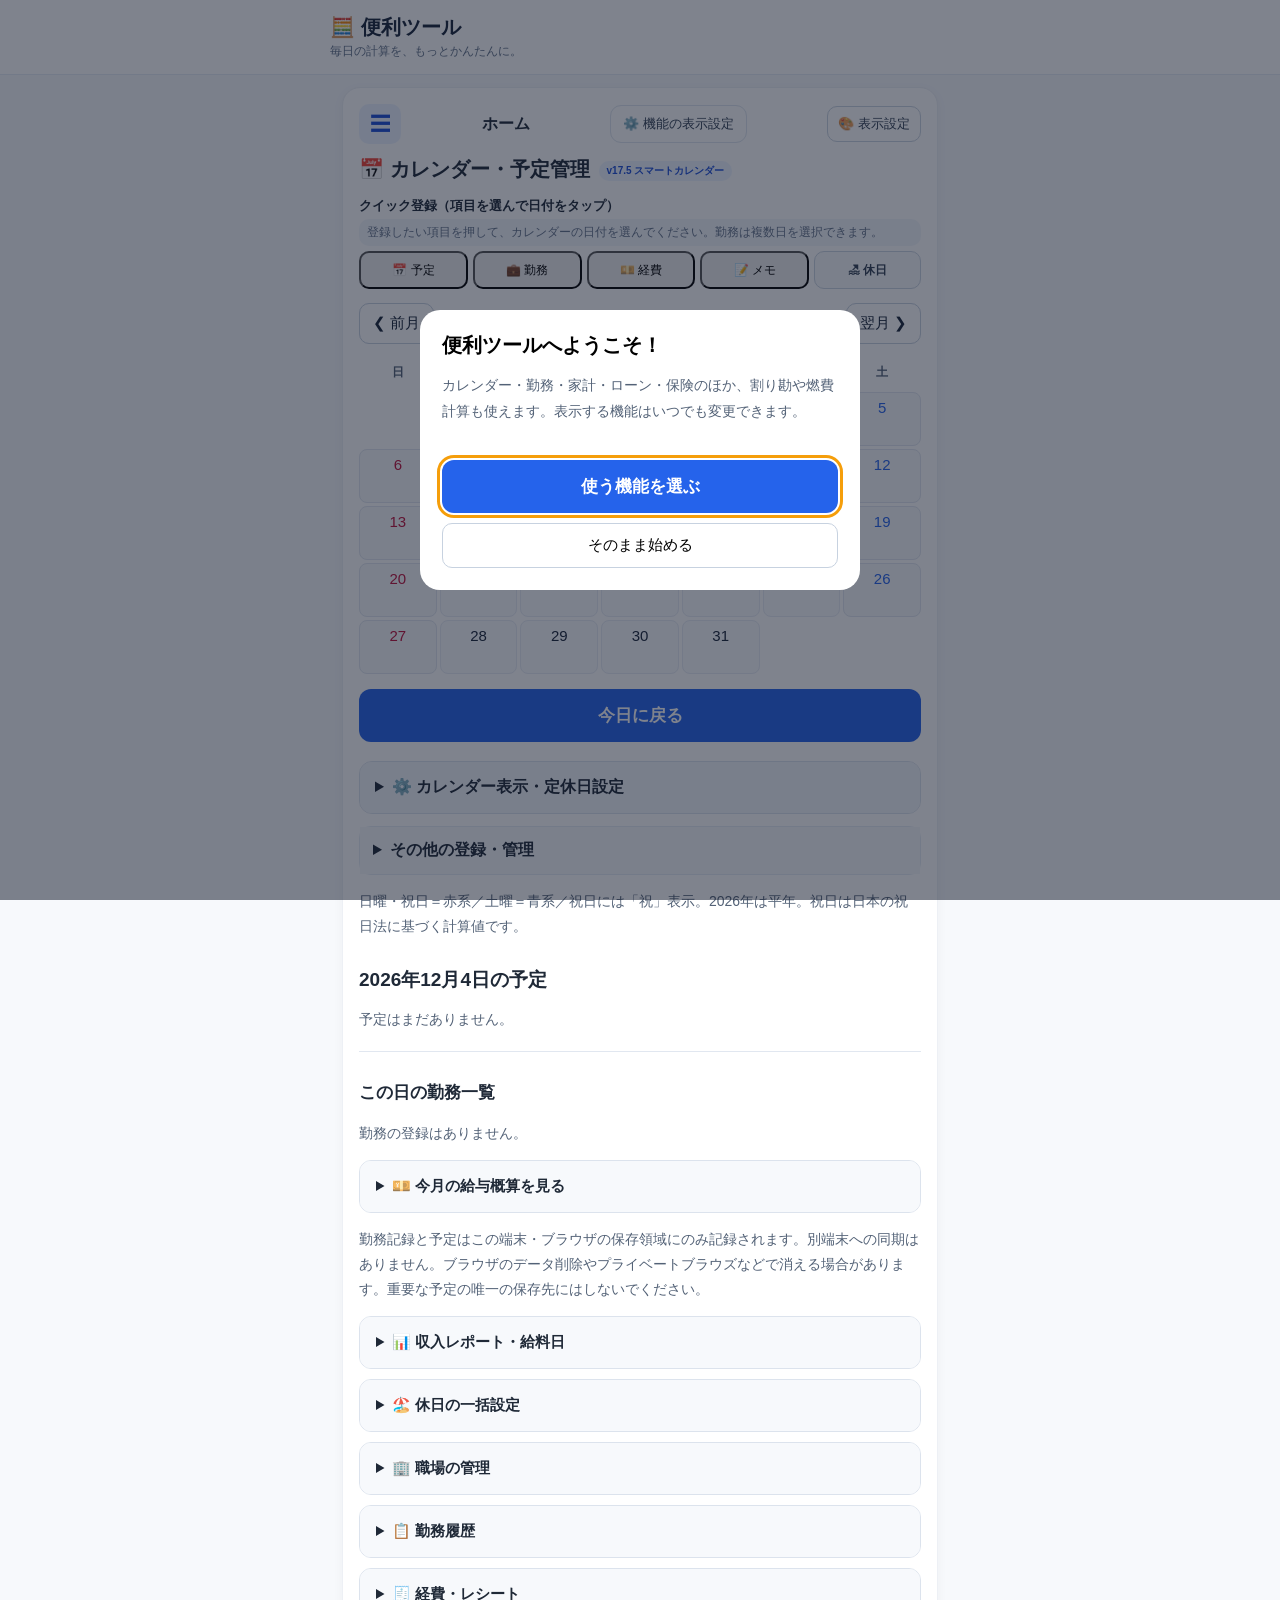
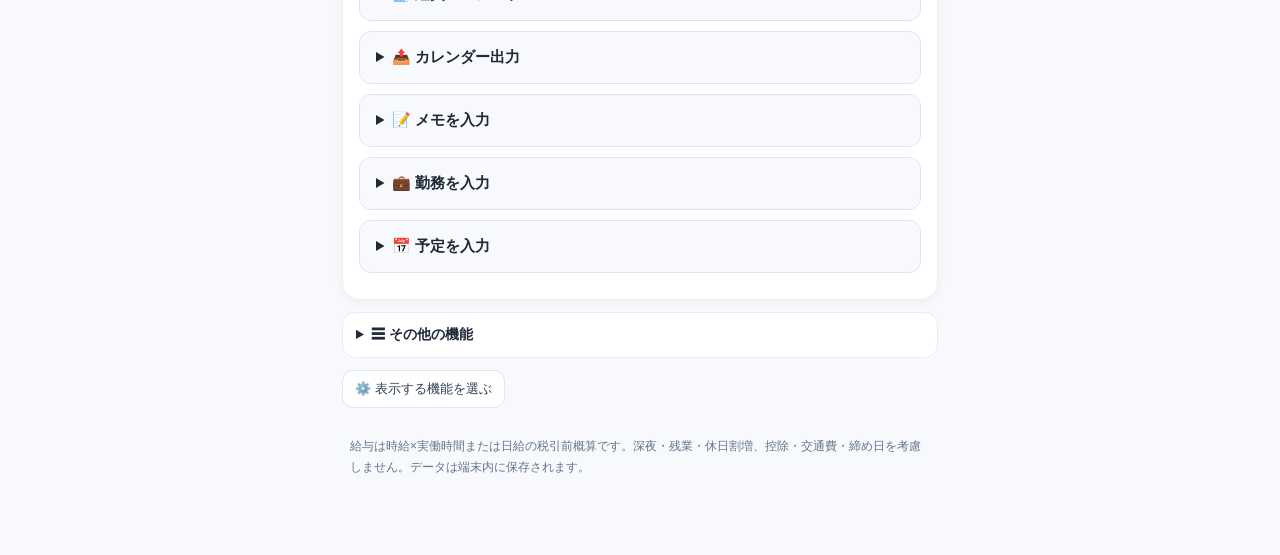
<file: index.html>
<!DOCTYPE html>
<html lang="ja"><head><meta charset="utf-8"/><meta content="width=device-width,initial-scale=1" name="viewport"/><meta content="#2563eb" name="theme-color"/><title>無料計算サイト | 便利ツール</title><meta content="給料計算・割り勘・燃費・ローン返済をスマホで簡単に無料計算。" name="description"/><link href="style.css?v=173" rel="stylesheet"/><meta content="0;url=calendar.html" http-equiv="refresh"/></head><body><header><div><h1>🧮 便利ツール</h1><p>毎日の計算を、もっとかんたんに。</p></div></header><main><section class="v17-home"><h2>📅 カレンダーがホームになりました</h2><p>予定・勤務・家計をここから管理できます。</p><a class="v17-primary" href="calendar.html">カレンダーを開く</a><details class="v17-fold"><summary>その他の便利ツール</summary><nav><a href="finance.html">💳 家計・引き落とし</a><a href="loan.html">🏠 ローン・保険</a><a href="salary.html">給料計算</a><a href="split.html">割り勘計算</a><a href="fuel.html">燃費計算</a></nav></details></section></main><footer>本サイトの計算結果は参考値です。正確な給与額、請求額、融資条件等は契約書や専門家の説明をご確認ください。</footer><script defer src="v17-compact.js?v=173"></script></body></html>
</file>
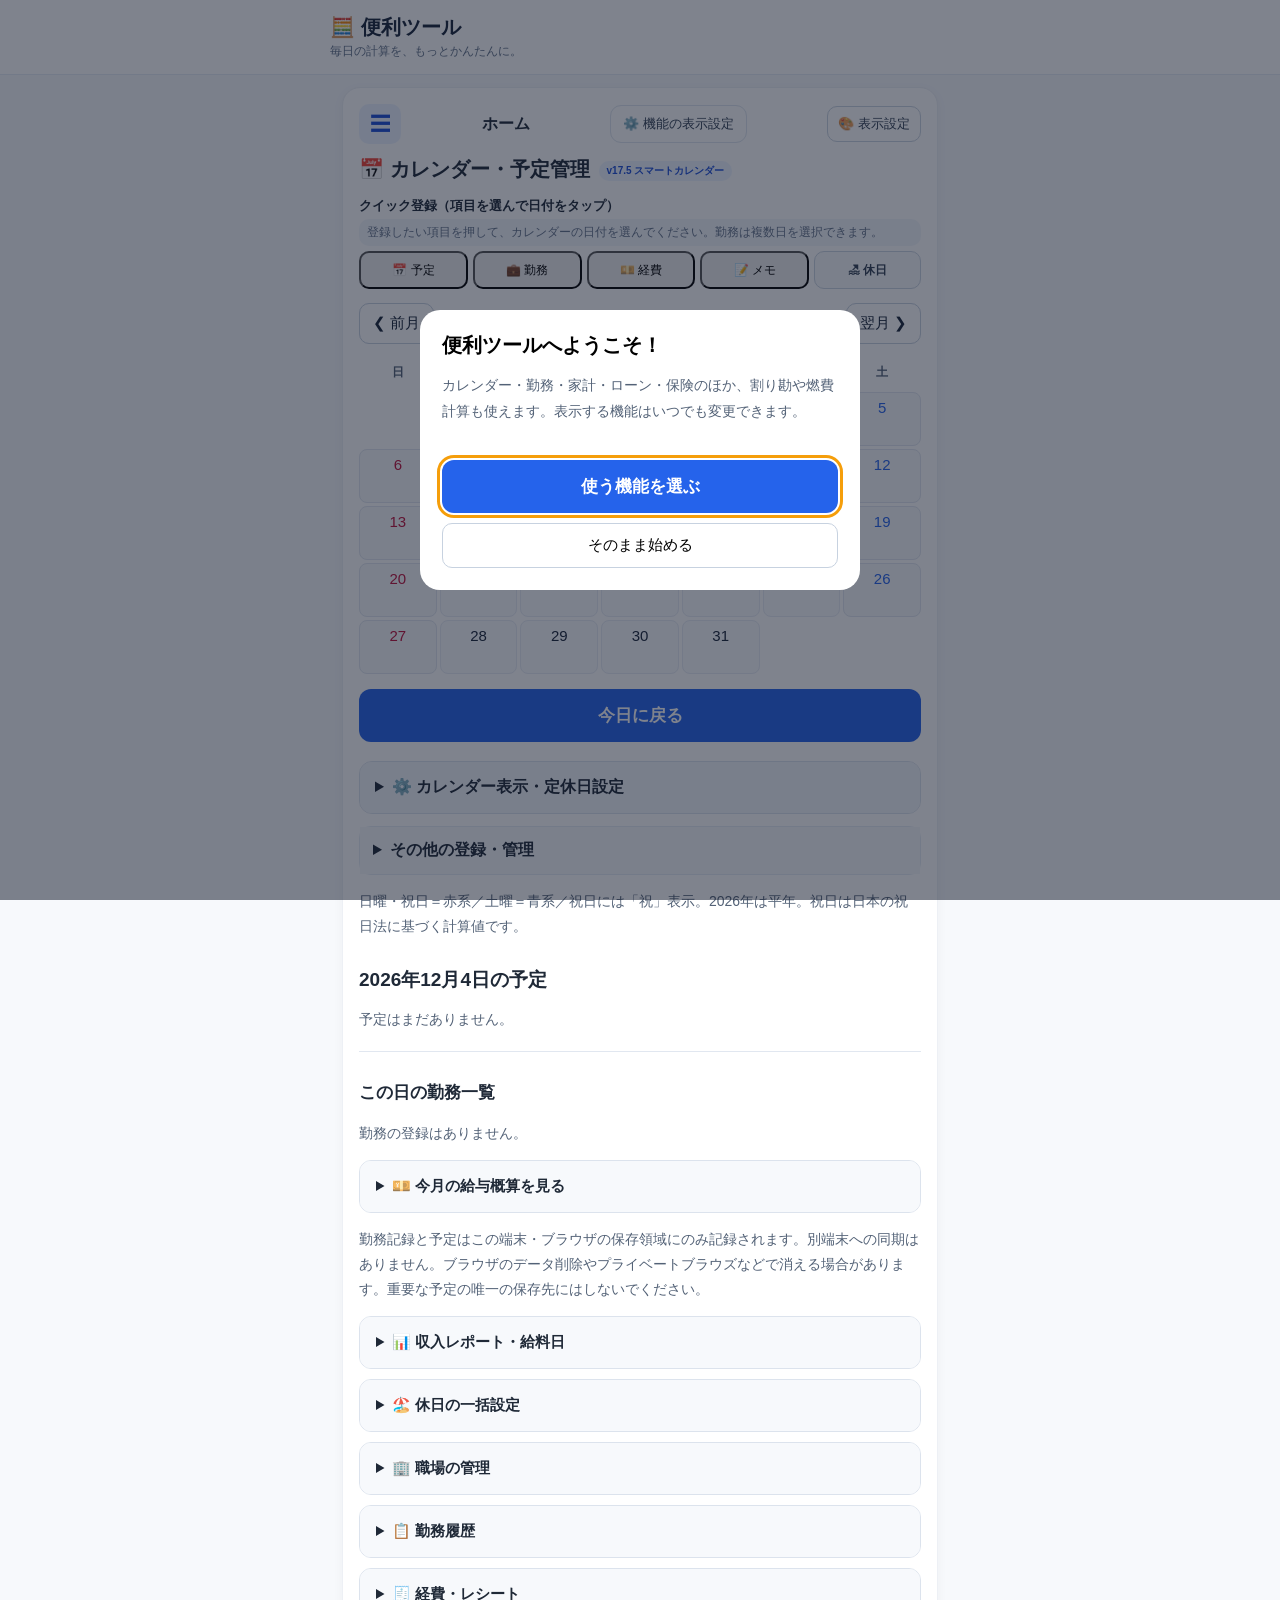
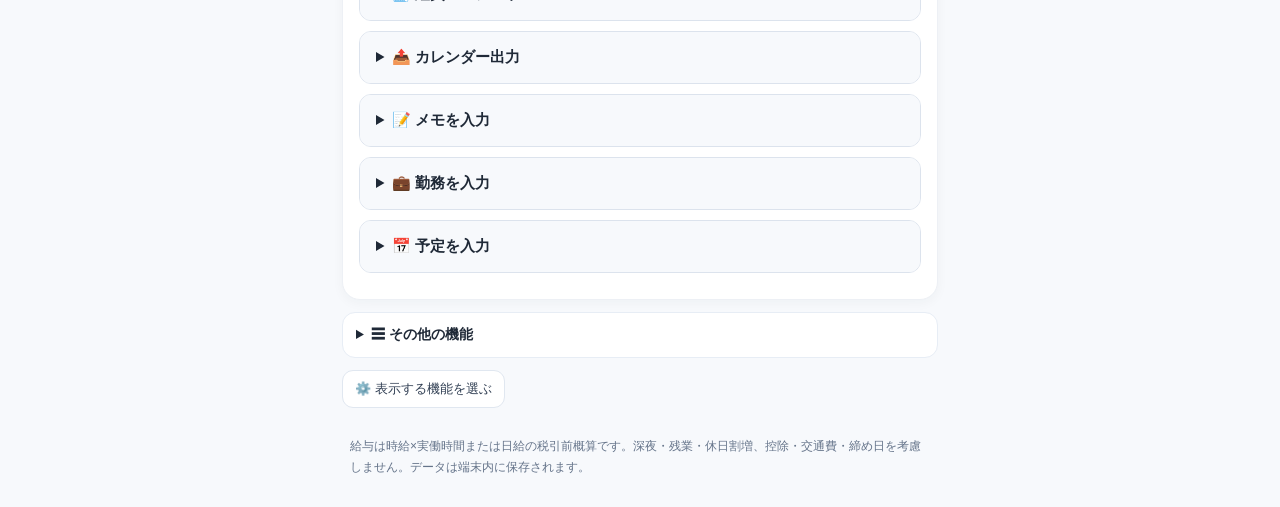
<file: calendar.html>
<!DOCTYPE html>

<html lang="ja"><head><meta charset="utf-8"/><meta content="width=device-width,initial-scale=1" name="viewport"/><meta content="#2563eb" name="theme-color"/><title>ダブルワーク対応・勤務給料カレンダー | 便利ツール</title><meta content="複数の職場を登録して、職場別と全職場合計の給料を月ごとに自動集計。予定管理もできます。" name="description"/><link href="style.css?v=174" rel="stylesheet"/></head><body data-home="yes"><header><div><h1>🧮 便利ツール</h1><p>毎日の計算を、もっとかんたんに。</p></div></header><main><section><div class="v172-top-actions"><strong>ホーム</strong><button class="v172-settings-btn" data-v172-settings="" type="button">⚙️ 機能の表示設定</button></div><h2>📅 カレンダー・予定管理<span class="v16-version">v17.5 スマートカレンダー</span></h2><div class="v16-quick"><strong>クイック登録（項目を選んで日付をタップ）</strong><p class="v17-mode-help" id="v17-mode-help">登録したい項目を押して、カレンダーの日付を選んでください。勤務は複数日を選択できます。</p><div class="v16-actions v173-actions">
<button data-mode="event-form" type="button">📅 予定</button><button data-mode="work-form" type="button">💼 勤務</button><button data-mode="expense-panel" type="button">💴 経費</button><button data-mode="memo-form" type="button">📝 メモ</button><button id="v173-holiday-start" type="button" class="v173-holiday-start">🏖 休日</button></div>
<div id="v173-holiday-bar" class="v173-holiday-bar" hidden><span id="v173-holiday-counter">休日にする日をタップ</span><div><button id="v173-holiday-save" type="button">休日に設定</button><button id="v173-holiday-unset" type="button">解除</button><button id="v173-holiday-exit" type="button">✕</button></div></div></div><nav class="v174-shortcuts" aria-label="その他の便利機能"><div class="v174-shortcuts-head"><strong>便利機能</strong><button type="button" class="v174-manage" data-v172-settings="">⚙️ カスタマイズ</button></div><div class="v174-shortcut-row" id="v174-shortcut-row"><a href="finance.html">💳 家計</a><a href="loan.html">🏠 ローン・保険</a><a href="salary.html">💼 給料</a></div></nav><div class="calendar-toolbar"><button aria-label="前月" id="prev" type="button">❮ 前月</button><strong aria-live="polite" id="month-title"></strong><button aria-label="翌月" id="next" type="button">翌月 ❯</button></div><div aria-label="月間カレンダー" class="calendar-grid" id="calendar"></div><button class="calc" id="go-today" type="button">今日に戻る</button><details class="v17-fold" id="v17-calendar-settings"><summary>⚙️ カレンダー表示・定休日設定</summary><label><input checked="" id="v17-red-sunday" type="checkbox"/> 日曜日を赤く表示</label><label><input checked="" id="v17-blue-saturday" type="checkbox"/> 土曜日を青く表示</label><label><input checked="" id="v17-red-holidays" type="checkbox"/> 祝日を赤く表示</label><p class="hint">会社の定休日（毎週の曜日）</p><div class="v17-weekly-off" id="v17-weekly-off"></div><p class="hint">土日祝の色と会社の定休日は別々に設定できます。</p><div class="v16-cal-settings"><label for="week-start">週の始まり</label><select id="week-start"><option value="0">日曜日</option><option value="1">月曜日</option><option value="6">土曜日</option><option value="2">火曜日</option><option value="3">水曜日</option><option value="4">木曜日</option><option value="5">金曜日</option></select></div></details><details class="v172-advanced"><summary>その他の登録・管理</summary><div><label for="v16-menu">管理メニュー</label><select id="v16-menu"><option value="">使いたい機能を選ぶ</option><option value="income-report">収入レポート・給料日</option><option value="holiday-panel">休日の一括設定</option><option value="workplace-panel">職場の管理</option><option value="expense-panel">経費・レシート</option><option value="export-panel">iPhoneカレンダー出力</option></select></div></details><p class="hint" id="holiday-legend">日曜＝赤系・土曜＝青系・日本の祝日＝赤系。「祝」表示。閏年の2月29日にも対応。</p><h2 id="selected-title" style="margin-top:28px;font-size:19px"></h2><div aria-live="polite" id="events"></div><div class="calendar-form" id="day-work-list"></div><details class="v16-fold" id="monthly-income-summary"><summary>💴 今月の給与概算を見る</summary><div class="salary-summary"><div class="hint">この月の給料概算（税引前・割増なし）</div><div aria-live="polite" class="salary-amount" id="monthly-pay">0円</div><div class="hint" id="monthly-stats"></div><div id="workplace-breakdown"></div></div></details>
<dialog aria-labelledby="popup-title" id="day-popup"><div class="popup-head"><h3 id="popup-title"></h3><button aria-label="閉じる" id="close-popup" type="button">✕</button></div><div id="popup-content"></div><button class="calc" id="popup-edit" type="button">この日の詳細・編集へ</button></dialog>
<p class="hint">勤務記録と予定はこの端末・ブラウザの保存領域にのみ記録されます。別端末への同期はありません。ブラウザのデータ削除やプライベートブラウズなどで消える場合があります。重要な予定の唯一の保存先にはしないでください。</p><details class="v16-fold" id="fold-income-report"><summary>📊 収入レポート・給料日</summary><div class="calendar-form" id="income-report"><h3>📊 年間・期間別の収入レポート</h3><p class="hint">登録した勤務日の給与を集計します。実際の給与支払日や締め日とは異なります。</p><div class="work-two"><div><label for="report-year">集計する年</label><select id="report-year"></select></div><div><label for="report-place">職場</label><select id="report-place"><option value="">全職場合計</option></select></div></div><div class="salary-summary"><div class="hint">年間給与合計（税引前・概算）</div><div class="salary-amount" id="annual-pay">0円</div><div class="hint" id="annual-stats"></div></div><h4>月別給与</h4><div id="annual-months"></div><h4>自由な期間で集計</h4><div class="work-two"><div><label for="report-from">開始日</label><input id="report-from" type="date"/></div><div><label for="report-to">終了日</label><input id="report-to" type="date"/></div></div><button class="calc" id="report-run" type="button">この期間を集計</button><p class="status" id="report-error" role="status"></p><div class="salary-summary"><div class="hint">指定期間の給与合計</div><div class="salary-amount" id="period-pay">0円</div><div class="hint" id="period-stats"></div><div id="period-places"></div><div id="period-expenses"></div></div><h4>🎯 収入目標</h4><div class="work-two"><div><label for="goal-month">月間目標（円）</label><input id="goal-month" min="0" placeholder="300000" step="1" type="number"/></div><div><label for="goal-year">年間目標（円）</label><input id="goal-year" min="0" placeholder="3600000" step="1" type="number"/></div></div><button class="secondary-button" id="save-goal" type="button">目標を保存</button><p class="hint" id="goal-result"></p>
<h4>💳 職場別の給与締め日・支払日</h4><p class="hint">締め日と支払月を設定して、給与の入金予定額を表示します。実際の入金確認ではありません。</p>
<label for="pay-workplace">職場</label><select id="pay-workplace"></select>
<div class="work-two"><div><label for="closing-day">締め日</label><select id="closing-day"></select></div><div><label for="payment-day">支払日</label><select id="payment-day"></select></div></div>
<label for="payment-offset">支払月</label><select id="payment-offset"><option value="0">当月</option><option value="1">翌月</option><option value="2">翌々月</option></select>
<button class="secondary-button" id="save-pay" type="button">支払設定を保存</button><p class="status" id="pay-message" role="status"></p><h4>支払予定一覧（選択年に締める給与）</h4><div id="payment-schedule"></div><p class="hint">締め日が29〜31日の職場は月末設定を推奨。祝日・金融機関休業日による支払日の変更は未対応です。</p></div></details><details class="v16-fold" id="holiday-panel"><summary>🏖️ 休日の一括設定</summary><div class="calendar-form"><h3>🏖️ 休日をまとめて設定</h3><p class="hint">「休日を選択」を押して、曜日に関係なく日付を複数タップ。まとめて休日にできます。休日は勤務記録を自動削除しません。</p><button class="secondary-button" id="holiday-mode" type="button">休日を選択</button><div hidden="" id="holiday-actions"><p class="hint" id="holiday-count">0日選択</p><button class="calc" id="holiday-apply" type="button">選択した日を休みにする</button><button class="secondary-button" id="holiday-remove" type="button">選択した日の休みを解除</button><button class="secondary-button" id="holiday-cancel" type="button">選択をやめる</button></div><p class="status" id="holiday-status" role="status"></p></div></details><details class="v16-fold" id="workplace-panel"><summary>🏢 職場の管理</summary><div class="calendar-form"><h3>🏢 職場の管理</h3><p class="hint">職場名と通常時給を登録。複数登録できます。</p><form id="workplace-form"><label for="place-name">職場名</label><input id="place-name" maxlength="50" placeholder="例：本業の会社" required=""/><label for="place-pay-type">給与体系</label><select id="place-pay-type"><option value="hourly">時給制</option><option value="daily">日給制</option></select><label for="place-wage">通常の時給・日給（円）</label><input id="place-wage" max="1000000" min="0" required="" step="1" type="number" value="1200"/><button class="calc" type="submit">職場を追加</button></form><div id="place-list"></div><p class="status" id="place-status" role="status"></p></div></details><details class="v16-fold" id="history-panel"><summary>📋 勤務履歴</summary><div class="calendar-form"><h3>📋 勤務履歴から複製</h3><p class="hint">以前登録した勤務を選んで、この日の選択中の職場にコピーできます。</p><select id="work-history"></select><button class="secondary-button" id="copy-work" type="button">履歴を入力欄にコピー</button></div></details><details class="v16-fold" id="fold-expense-panel"><summary>🧾 経費・レシート</summary><div class="calendar-form" id="expense-panel"><h3>🧾 経費・レシート管理</h3>
<p class="hint">レシート写真から文字を読み取り、金額候補を入力します。必ず原本と照合してから保存してください。読み取りには通信が必要です。</p>
<label for="receipt-image">レシート・領収書の写真</label><input accept="image/*" capture="environment" id="receipt-image" type="file"/>
<button class="secondary-button" id="scan-receipt" type="button">写真から金額を読み取る（OCR）</button><p class="status" id="scan-status" role="status"></p>
<form id="expense-form"><label for="expense-date">日付</label><input id="expense-date" required="" type="date"/>
<label for="expense-place">経費の対象職場</label><select id="expense-place"><option value="">共通・個人</option></select>
<label for="expense-merchant">店名・用途</label><input id="expense-merchant" maxlength="100" placeholder="例：工具・ガソリン代" required=""/>
<label for="expense-amount">金額（円）</label><input id="expense-amount" min="1" required="" step="1" type="number"/>
<button class="calc" type="submit">経費を保存</button></form>
<div class="salary-summary"><div class="hint">表示月の経費合計</div><div class="salary-amount" id="expense-total">0円</div><div class="hint" id="expense-net"></div><div id="expense-breakdown"></div></div>
<div id="expense-list"></div><button class="secondary-button" id="export-expenses" type="button">経費一覧をCSVで保存</button>
<p class="status" id="expense-status" role="status"></p></div></details><details class="v16-fold" id="export-panel"><summary>📤 カレンダー出力</summary><div class="calendar-form"><h3>🔔 iPhone標準カレンダーに追加</h3><p class="hint">予定や休日を .ics ファイルに出力できます。iPhoneの「ファイル」からカレンダーに取り込んでください。自動同期ではありません。通知は取り込み先のカレンダー設定に従います。</p><button class="secondary-button" id="export-day" type="button">選択日の予定を出力</button><button class="secondary-button" id="export-month" type="button">表示月の予定・休日をまとめて出力</button><p class="status" id="export-status" role="status"></p></div></details><details class="v16-fold" id="fold-memo-form"><summary>📝 メモを入力</summary><form class="calendar-form" id="memo-form"><h3>📝 この日のメモ</h3><label for="day-memo">自由メモ（予定とは別に保存）</label><textarea id="day-memo" maxlength="3000" placeholder="買い物リスト、日記、仕事の引き継ぎなど"></textarea><button class="calc" type="submit">メモを保存</button><button class="secondary-button" hidden="" id="delete-memo" type="button">メモを削除</button><p class="status" id="memo-status" role="status"></p></form></details><details class="v16-fold" id="fold-work-form"><summary>💼 勤務を入力</summary><form class="calendar-form" id="work-form">
<h3>💴 この日の勤務を登録</h3>
<p class="hint">同じ日に別の職場の勤務も登録できます。選択した職場の勤務を保存し直すと上書きされます。</p>
<label for="work-place">職場</label><select id="work-place" required=""></select><label for="work-pay-type">この日の給与体系</label><select id="work-pay-type"><option value="hourly">時給制</option><option value="daily">日給制</option></select><label for="work-wage" id="work-wage-label">この日の時給（円）</label><input id="work-wage" max="1000000" min="0" required="" step="1" type="number" value="1200"/>
<div class="work-two"><div><label for="work-start">出勤時間</label><input id="work-start" required="" type="time" value="09:00"/></div><div><label for="work-end">退勤時間</label><input id="work-end" required="" type="time" value="18:00"/></div></div>
<label for="work-break">休憩（分）</label><input id="work-break" max="1440" min="0" required="" step="1" type="number" value="60"/>
<label class="work-check"><input id="work-overnight" type="checkbox"/> 翌日退勤（夜勤など）</label>
<div aria-live="polite" class="hint" id="daily-pay"></div>
<button class="calc" type="submit">この日の勤務を保存</button>
<button class="secondary-button" hidden="" id="delete-work" type="button">選択中の職場の勤務を削除</button>
<p class="status" id="work-status" role="status"></p>
</form></details><details class="v16-fold" id="fold-event-form"><summary>📅 予定を入力</summary><form class="calendar-form" id="event-form"><label for="event-text">予定の内容</label><textarea id="event-text" maxlength="200" placeholder="例：歯医者の予約" required=""></textarea><label for="event-history">過去の予定を再利用</label><select id="event-history"><option value="">履歴を選択</option></select><button class="secondary-button" id="copy-event" type="button">履歴を入力欄にコピー</button><div class="work-two"><div><label for="event-time">開始時刻（任意）</label><input id="event-time" type="time"/></div><div><label for="event-duration">所要時間（分）</label><input id="event-duration" max="1440" min="1" type="number" value="60"/></div></div><p class="hint">開始時刻が空欄の場合は終日の予定として出力します。時間指定の予定は標準カレンダーに取り込むと通知を設定できます。</p><button class="calc" id="save-event" type="submit">予定を保存</button><button hidden="" id="cancel-edit" style="margin-top:10px" type="button">編集をキャンセル</button><p class="status" id="status" role="status"></p></form></details></section><details class="v172-menu"><summary>☰ その他の機能</summary><div class="v172-links"></div></details><button class="v172-settings-btn" data-v172-settings="" type="button">⚙️ 表示する機能を選ぶ</button></main><footer>給与は時給×実働時間または日給の税引前概算です。深夜・残業・休日割増、控除・交通費・締め日を考慮しません。データは端末内に保存されます。</footer><script defer="" src="calendar.js?v=171"></script><script defer="" src="work-calendar.js?v=171"></script><script defer="" src="calendar-extras.js?v=171"></script><script defer="" src="expenses.js?v=171"></script><script defer="" src="day-memos.js?v=171"></script><script defer="" src="income-report.js?v=171"></script><script defer="" src="goals-paydays.js?v=171"></script><script defer="" src="finance-calendar.js?v=171"></script><script defer="" src="cashflow-calendar.js?v=171"></script><script defer="" src="japan-holidays.js?v=171"></script><script defer="" src="insurance-calendar.js?v=171"></script><script defer="" src="v16-calendar-ui.js?v=171"></script><script defer="True" src="v17-simple.js?v=173"></script><script defer src="v17-compact.js?v=173"></script><script defer src="v17-5-smart.js?v=175"></script></body></html>
</file>
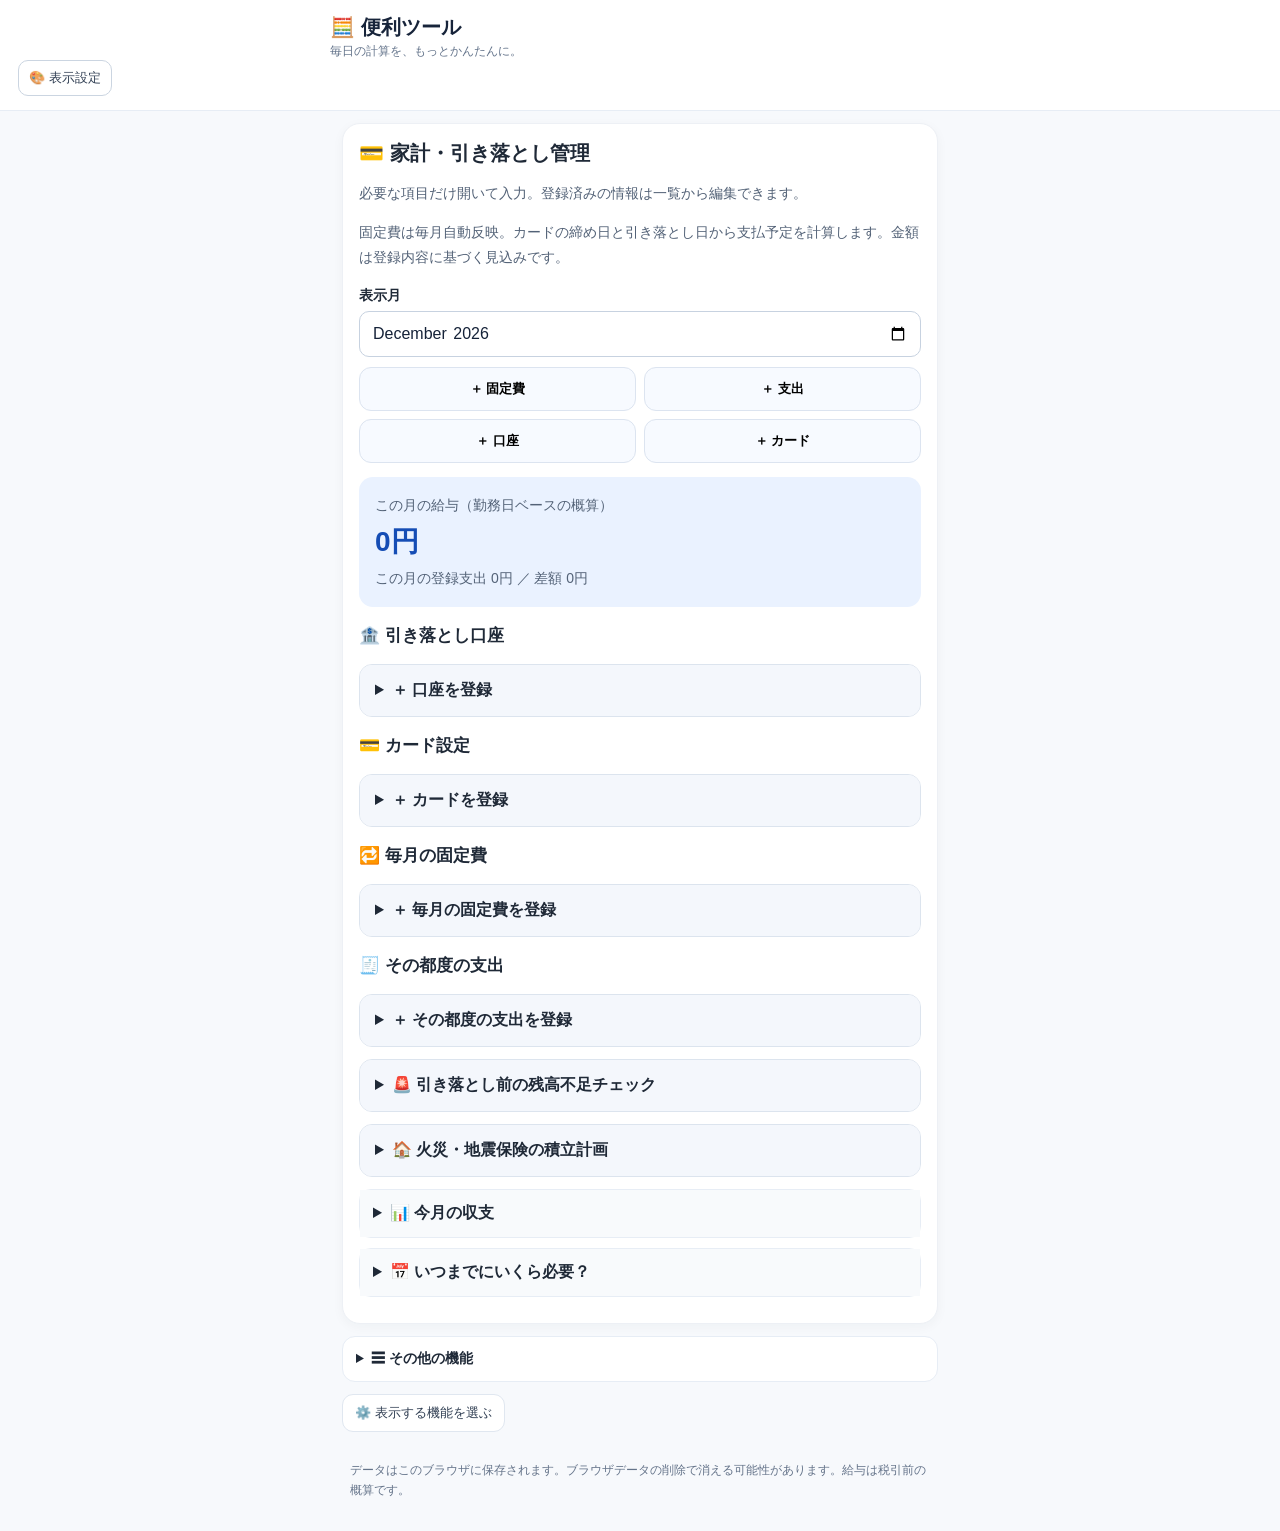
<file: finance.html>
<!DOCTYPE html>

<html lang="ja"><head><meta charset="utf-8"/><meta content="width=device-width,initial-scale=1" name="viewport"/><meta content="#2563eb" name="theme-color"/><title>家計・引き落とし管理 | 便利ツール</title><meta content="毎月の固定費・臨時支出・クレジットカードの引き落とし予定をまとめて管理。" name="description"/><link href="style.css?v=173" rel="stylesheet"/></head><body><header><div><h1>🧮 便利ツール</h1><p>毎日の計算を、もっとかんたんに。</p></div></header><main>
<section><h2>💳 家計・引き落とし管理</h2><p class="hint">必要な項目だけ開いて入力。登録済みの情報は一覧から編集できます。</p><p class="hint">固定費は毎月自動反映。カードの締め日と引き落とし日から支払予定を計算します。金額は登録内容に基づく見込みです。</p>
<label for="fm">表示月</label><input id="fm" type="month"/><div class="v172-finance-tools"><button data-v172-open="fold-fixed-form" type="button">＋ 固定費</button><button data-v172-open="fold-extra-form" type="button">＋ 支出</button><button data-v172-open="fold-account-form" type="button">＋ 口座</button><button data-v172-open="fold-card-form" type="button">＋ カード</button></div>
<div class="salary-summary"><div class="hint">この月の給与（勤務日ベースの概算）</div><div class="salary-amount" id="income">0円</div><div class="hint" id="balance"></div></div>
<h3>🏦 引き落とし口座</h3><details class="v17-fold" id="fold-account-form"><summary>＋ 口座を登録</summary><form id="account-form"><label for="account-name">口座名（銀行名など）</label><input id="account-name" maxlength="60" placeholder="例：生活費口座" required=""/><label for="account-balance">現在の口座残高（任意・円）</label><input id="account-balance" min="0" placeholder="0" step="1" type="number"/><button class="calc">口座を登録</button></form></details><div id="accounts"></div>
<h3>💳 カード設定</h3><details class="v17-fold" id="fold-card-form"><summary>＋ カードを登録</summary><form id="card-form"><label for="card-name">カード名</label><input id="card-name" maxlength="60" placeholder="例：メインカード" required=""/><label for="card-account">引き落とし口座</label><select id="card-account" required=""></select><div class="work-two"><div><label for="card-close">毎月の締め日</label><select id="card-close"></select></div><div><label for="card-pay">毎月の引き落とし日</label><select id="card-pay"></select></div></div><label for="card-offset">締め月から引き落としまで</label><select id="card-offset"><option value="0">当月</option><option selected="" value="1">翌月</option><option value="2">翌々月</option></select><button class="calc">カードを登録</button></form></details><div id="cards"></div>
<h3>🔁 毎月の固定費</h3><details class="v17-fold" id="fold-fixed-form"><summary>＋ 毎月の固定費を登録</summary><form id="fixed-form"><label for="fixed-name">項目</label><input id="fixed-name" maxlength="80" placeholder="例：住宅ローン" required=""/><label for="fixed-amount">月額（円）</label><input id="fixed-amount" min="0" required="" step="1" type="number"/><label for="fixed-method">支払い方法</label><select id="fixed-method"><option value="account">口座引き落とし</option><option value="card">クレジットカード</option><option value="cash">現金・その他</option></select><label for="fixed-target">支払い先（口座・カード）</label><select id="fixed-target"></select><label for="fixed-day">毎月の支払日・カード利用日</label><select id="fixed-day"></select><label for="fixed-start">反映開始月</label><input id="fixed-start" required="" type="month"/><button class="calc">固定費を登録</button></form></details><div id="fixed-list"></div>
<h3>🧾 その都度の支出</h3><details class="v17-fold" id="fold-extra-form"><summary>＋ その都度の支出を登録</summary><form id="extra-form"><label for="extra-name">内容</label><input id="extra-name" maxlength="80" placeholder="例：食費" required=""/><label for="extra-amount">金額（円）</label><input id="extra-amount" min="1" required="" step="1" type="number"/><label for="extra-date">支出日・カード利用日</label><input id="extra-date" required="" type="date"/><label for="extra-method">支払い方法</label><select id="extra-method"><option value="account">口座引き落とし</option><option value="card">クレジットカード</option><option value="cash">現金・その他</option></select><label for="extra-target">支払い先（口座・カード）</label><select id="extra-target"></select><button class="calc">支出を追加</button></form></details><div id="extra-list"></div>
<details class="v17-fold"><summary>🚨 引き落とし前の残高不足チェック</summary><h3>🚨 引き落とし前の残高不足チェック</h3><p class="hint">現在の口座残高から、今後の給与入金予定と引き落とし予定を日付順に差し引いて計算。入金がある職場の振込先口座を設定してください。</p><label for="payroll-account-place">給与の振込先を設定する職場</label><select id="payroll-account-place"></select><label for="payroll-account">給与の振込先口座</label><select id="payroll-account"></select><button class="secondary-button" id="save-payroll-account" type="button">給与振込先を保存</button><h4>➕ その他の入金予定</h4><details class="v17-fold" id="fold-deposit-form"><summary>＋ 入金予定を登録</summary><form id="deposit-form"><label for="deposit-name">入金内容</label><input id="deposit-name" maxlength="80" placeholder="例：立替金の返金" required=""/><label for="deposit-amount">入金予定額（円）</label><input id="deposit-amount" min="1" required="" step="1" type="number"/><label for="deposit-date">入金予定日</label><input id="deposit-date" required="" type="date"/><label for="deposit-account">入金先口座</label><select id="deposit-account" required=""></select><button class="calc" type="submit">入金予定を追加</button></form></details><div id="deposit-list"></div><div class="salary-summary"><div class="hint">表示月の資金不足予測</div><div class="salary-amount" id="shortage-overview">確認中</div><div class="hint" id="shortage-notes"></div></div><div id="cashflow-forecast"></div><p class="hint">判定は本日以降の登録済み取引を対象にした予測です。過去の入出金は現在残高に反映済みとして扱います。同日の入金は引き落としより先に計上しますが、実際の着金時刻は保証できません。給与は税引前の概算で、実際の手取りやカード請求額と異なります。</p><p class="status" id="forecast-status" role="status"></p></details>
<details class="v17-fold"><summary>🏠 火災・地震保険の積立計画</summary><h3>🏠 火災・地震保険の積立計画</h3><p class="hint">ローン管理で登録した保険の次回支払額から、毎月いくら積み立てればよいか計算します。保険料を資金繰り予測にも反映します。</p><label for="insurance-reserve-account">保険料を支払う口座（保険ごとに設定）</label><select id="insurance-reserve-account"></select><div id="insurance-reserve-list"></div><p class="status" id="insurance-reserve-message" role="status"></p><p class="hint">積立目安は今月から支払月までの月数で均等割りした金額です。積立済み金額は手入力。積立額そのものを口座残高から二重に差し引くことはしません。実際の積立・口座振替は行いません。</p></details>
<details class="v172-advanced"><summary>📊 今月の収支</summary><div><div class="salary-summary"><div id="monthly-summary"></div></div>
</div></details><details class="v172-advanced"><summary>📅 いつまでにいくら必要？</summary><div><p class="hint">引き落とし予定日ごとに金額を合算し、口座別に必要額を表示。カードは利用日と締め日から引き落とし月を自動計算します。残高は手入力の参考値です。</p><div id="due-list"></div><div id="account-needed"></div><p class="hint">銀行休業日による日付変更、カード会社の特殊な締めルール、利用明細の自動取得、口座残高の自動取得には対応していません。カード利用額は必ず明細と照合してください。</p><p class="status" id="finance-status" role="status"></p></div></details></section><details class="v172-menu"><summary>☰ その他の機能</summary><div class="v172-links"></div></details><button class="v172-settings-btn" data-v172-settings="" type="button">⚙️ 表示する機能を選ぶ</button></main><footer>データはこのブラウザに保存されます。ブラウザデータの削除で消える可能性があります。給与は税引前の概算です。</footer><script defer="" src="finance.js"></script><script defer="" src="cashflow-forecast.js"></script><script defer="" src="insurance-reserve.js"></script><script>document.querySelectorAll('[data-v172-open]').forEach(b=>b.addEventListener('click',()=>{const d=document.getElementById(b.dataset.v172Open);if(d){d.open=true;d.scrollIntoView({behavior:'smooth',block:'start'})}}));</script><script defer="True" src="v17-simple.js?v=172"></script><script defer src="v17-compact.js?v=173"></script></body></html>
</file>
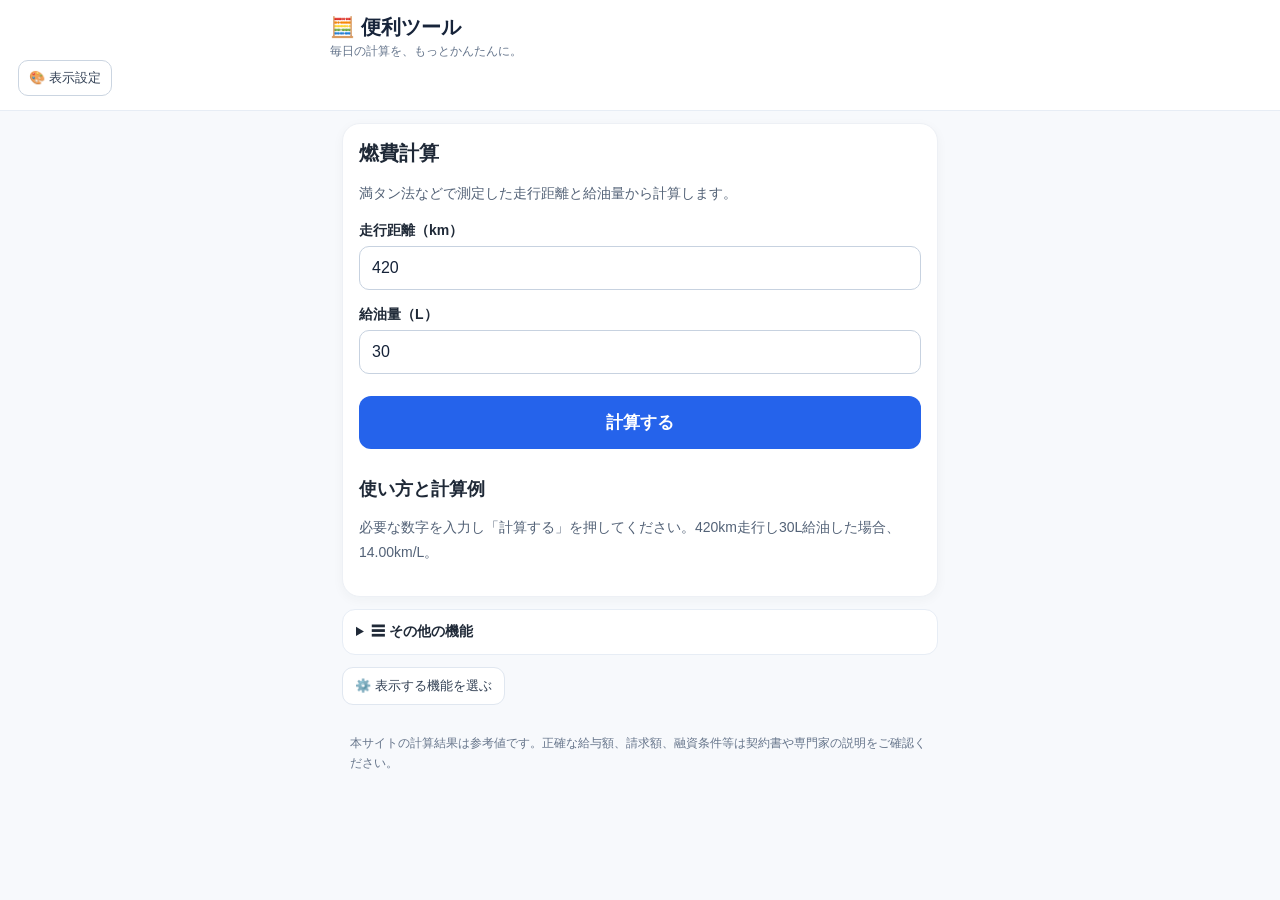
<file: fuel.html>
<!DOCTYPE html>
<html lang="ja"><head><meta charset="utf-8"/><meta content="width=device-width,initial-scale=1" name="viewport"/><meta content="#2563eb" name="theme-color"/><title>燃費計算（無料） | 便利ツール</title><meta content="走行距離と給油量から燃費（km/L）を無料計算。" name="description"/><link href="style.css?v=173" rel="stylesheet"/></head><body><header><div><h1>🧮 便利ツール</h1><p>毎日の計算を、もっとかんたんに。</p></div></header><main><section><h2>燃費計算</h2><p class="hint">満タン法などで測定した走行距離と給油量から計算します。</p><label for="distance">走行距離（km）<input id="distance" inputmode="decimal" min="0" step="0.1" type="number" value="420"/></label><label for="liters">給油量（L）<input id="liters" inputmode="decimal" min="0.01" step="0.01" type="number" value="30"/></label><button class="calc" data-calc="fuel">計算する</button><div aria-live="polite" class="result" id="result"></div><h2 style="margin-top:28px;font-size:18px">使い方と計算例</h2><p class="explain">必要な数字を入力し「計算する」を押してください。420km走行し30L給油した場合、14.00km/L。</p></section><script defer="" src="app.js"></script><details class="v172-menu"><summary>☰ その他の機能</summary><div class="v172-links"></div></details><button class="v172-settings-btn" data-v172-settings="" type="button">⚙️ 表示する機能を選ぶ</button></main><footer>本サイトの計算結果は参考値です。正確な給与額、請求額、融資条件等は契約書や専門家の説明をご確認ください。</footer><script defer="True" src="v17-simple.js?v=172"></script><script defer src="v17-compact.js?v=173"></script></body></html>
</file>
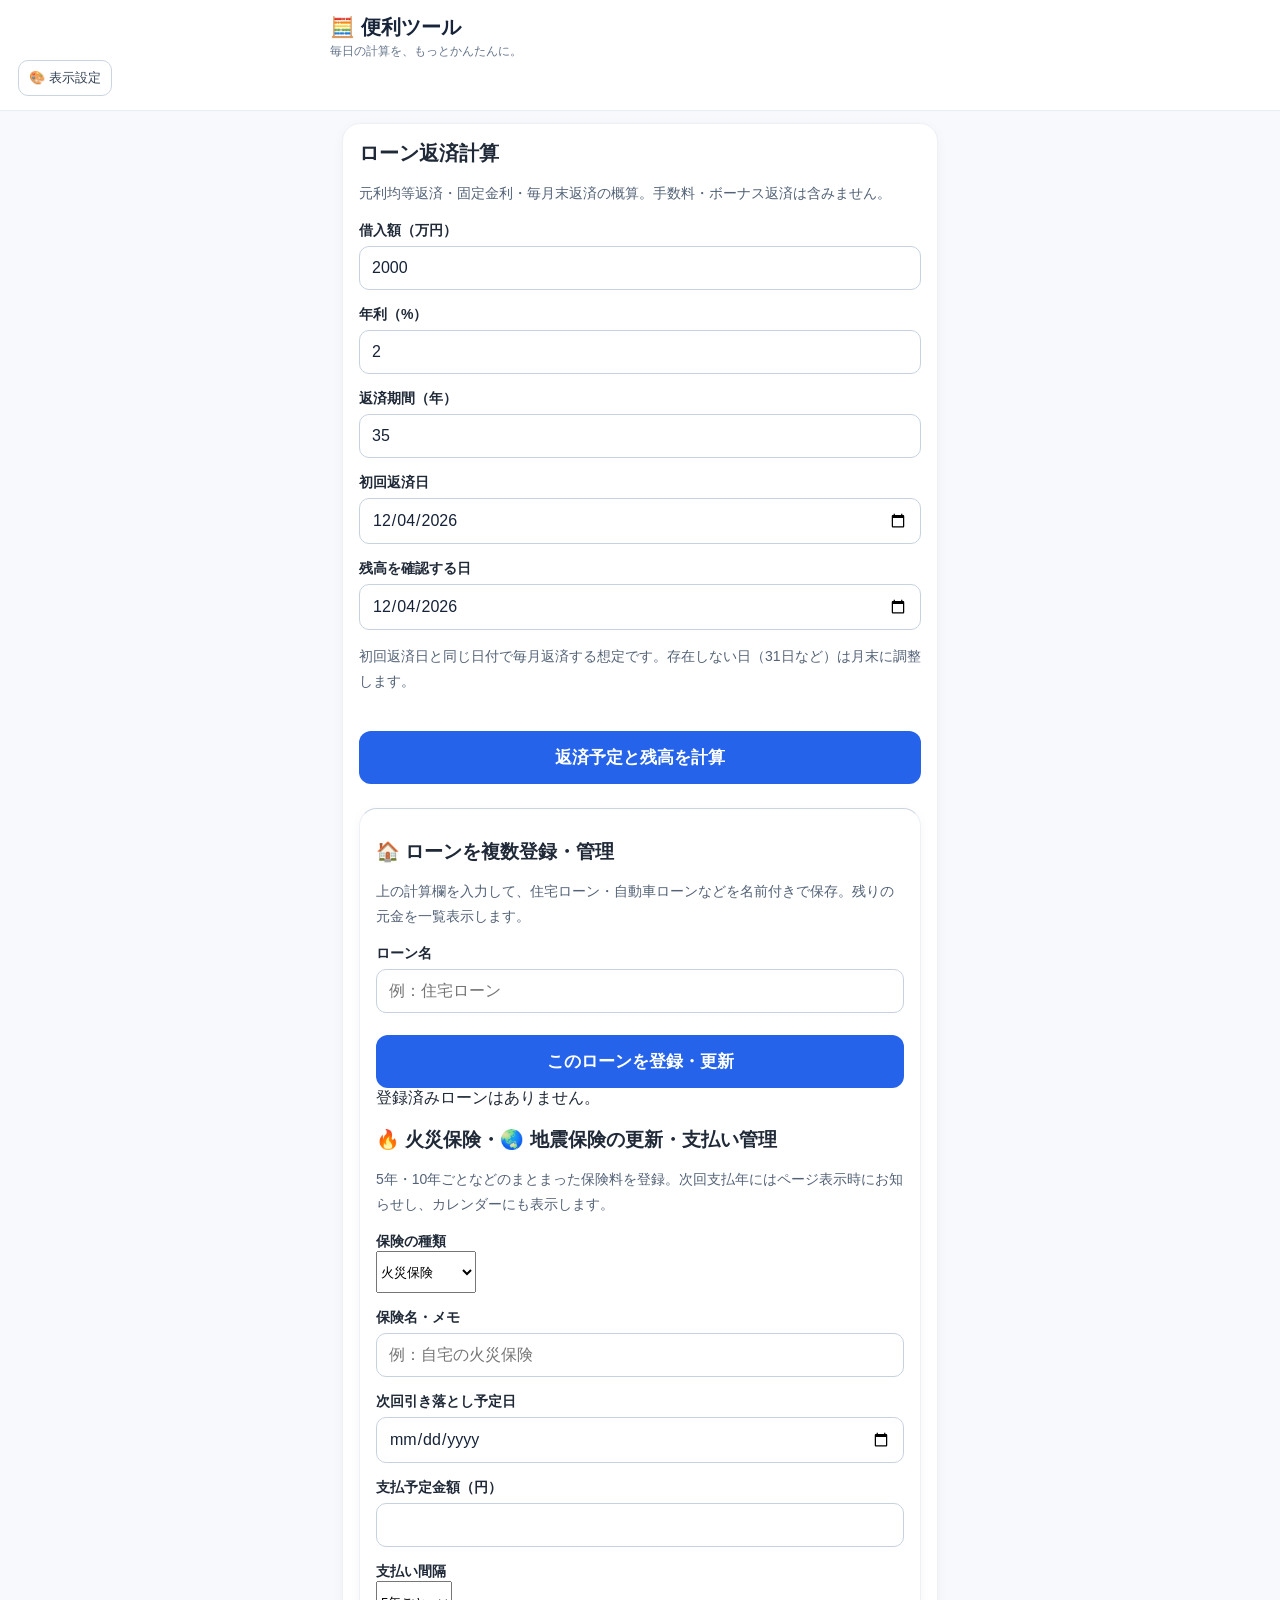
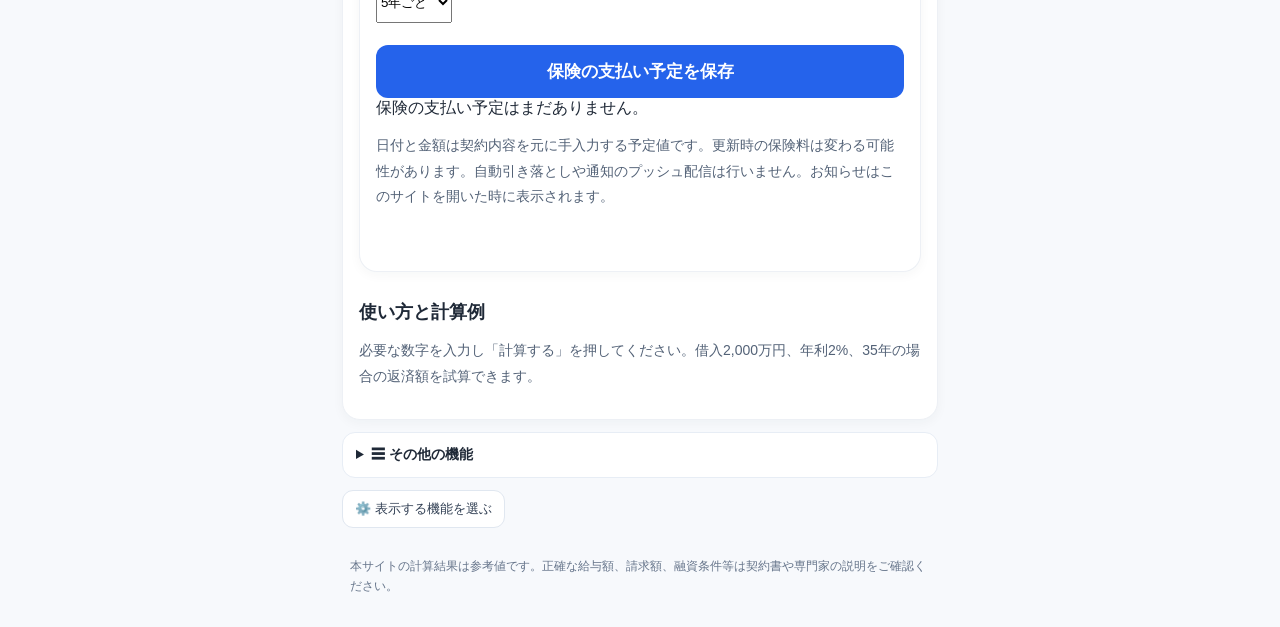
<file: loan.html>
<!DOCTYPE html>
<html lang="ja"><head><meta charset="utf-8"/><meta content="width=device-width,initial-scale=1" name="viewport"/><meta content="#2563eb" name="theme-color"/><title>ローン返済計算（無料） | 便利ツール</title><meta content="借入額・金利・返済年数から毎月返済額と総返済額を無料で概算。" name="description"/><link href="style.css?v=173" rel="stylesheet"/></head><body><header><div><h1>🧮 便利ツール</h1><p>毎日の計算を、もっとかんたんに。</p></div></header><main><section><h2>ローン返済計算</h2><p class="hint">元利均等返済・固定金利・毎月末返済の概算。手数料・ボーナス返済は含みません。</p><label for="principal">借入額（万円）<input id="principal" inputmode="decimal" min="0" step="0.1" type="number" value="2000"/></label><label for="rate">年利（%）<input id="rate" inputmode="decimal" min="0" step="0.01" type="number" value="2"/></label><label for="years">返済期間（年）<input id="years" inputmode="decimal" min="1" step="1" type="number" value="35"/></label><label for="loan-start">初回返済日<input id="loan-start" type="date"/></label><label for="loan-asof">残高を確認する日<input id="loan-asof" type="date"/></label><p class="hint">初回返済日と同じ日付で毎月返済する想定です。存在しない日（31日など）は月末に調整します。</p><button class="calc" id="loan-detail-calc" type="button">返済予定と残高を計算</button><div aria-live="polite" class="result" id="result"></div><section class="manager-section"><h2>🏠 ローンを複数登録・管理</h2>
<p class="hint">上の計算欄を入力して、住宅ローン・自動車ローンなどを名前付きで保存。残りの元金を一覧表示します。</p>
<label for="loan-name">ローン名</label><input id="loan-name" maxlength="70" placeholder="例：住宅ローン"/>
<button class="calc" id="loan-save" type="button">このローンを登録・更新</button>
<div id="loan-list"></div>
<h2>🔥 火災保険・🌏 地震保険の更新・支払い管理</h2>
<p class="hint">5年・10年ごとなどのまとまった保険料を登録。次回支払年にはページ表示時にお知らせし、カレンダーにも表示します。</p>
<form id="insurance-form">
<label for="insurance-kind">保険の種類</label><select id="insurance-kind"><option value="fire">火災保険</option><option value="earthquake">地震保険</option><option value="other">その他の保険</option></select>
<label for="insurance-name">保険名・メモ</label><input id="insurance-name" maxlength="80" placeholder="例：自宅の火災保険" required=""/>
<label for="insurance-next">次回引き落とし予定日</label><input id="insurance-next" required="" type="date"/>
<label for="insurance-amount">支払予定金額（円）</label><input id="insurance-amount" min="1" required="" step="1" type="number"/>
<label for="insurance-cycle">支払い間隔</label><select id="insurance-cycle"><option value="1">毎年</option><option value="2">2年ごと</option><option value="3">3年ごと</option><option selected="" value="5">5年ごと</option><option value="10">10年ごと</option></select>
<button class="calc" type="submit">保険の支払い予定を保存</button></form>
<div id="insurance-alerts"></div><div id="insurance-list"></div>
<p class="hint">日付と金額は契約内容を元に手入力する予定値です。更新時の保険料は変わる可能性があります。自動引き落としや通知のプッシュ配信は行いません。お知らせはこのサイトを開いた時に表示されます。</p>
<p class="status" id="manager-status" role="status"></p>
</section><h2 style="margin-top:28px;font-size:18px">使い方と計算例</h2><p class="explain">必要な数字を入力し「計算する」を押してください。借入2,000万円、年利2%、35年の場合の返済額を試算できます。</p></section><script defer="" src="loan-detail.js"></script><script defer="" src="loan-insurance-manager.js"></script><details class="v172-menu"><summary>☰ その他の機能</summary><div class="v172-links"></div></details><button class="v172-settings-btn" data-v172-settings="" type="button">⚙️ 表示する機能を選ぶ</button></main><footer>本サイトの計算結果は参考値です。正確な給与額、請求額、融資条件等は契約書や専門家の説明をご確認ください。</footer><script defer="True" src="v17-simple.js?v=172"></script><script defer src="v17-compact.js?v=173"></script></body></html>
</file>
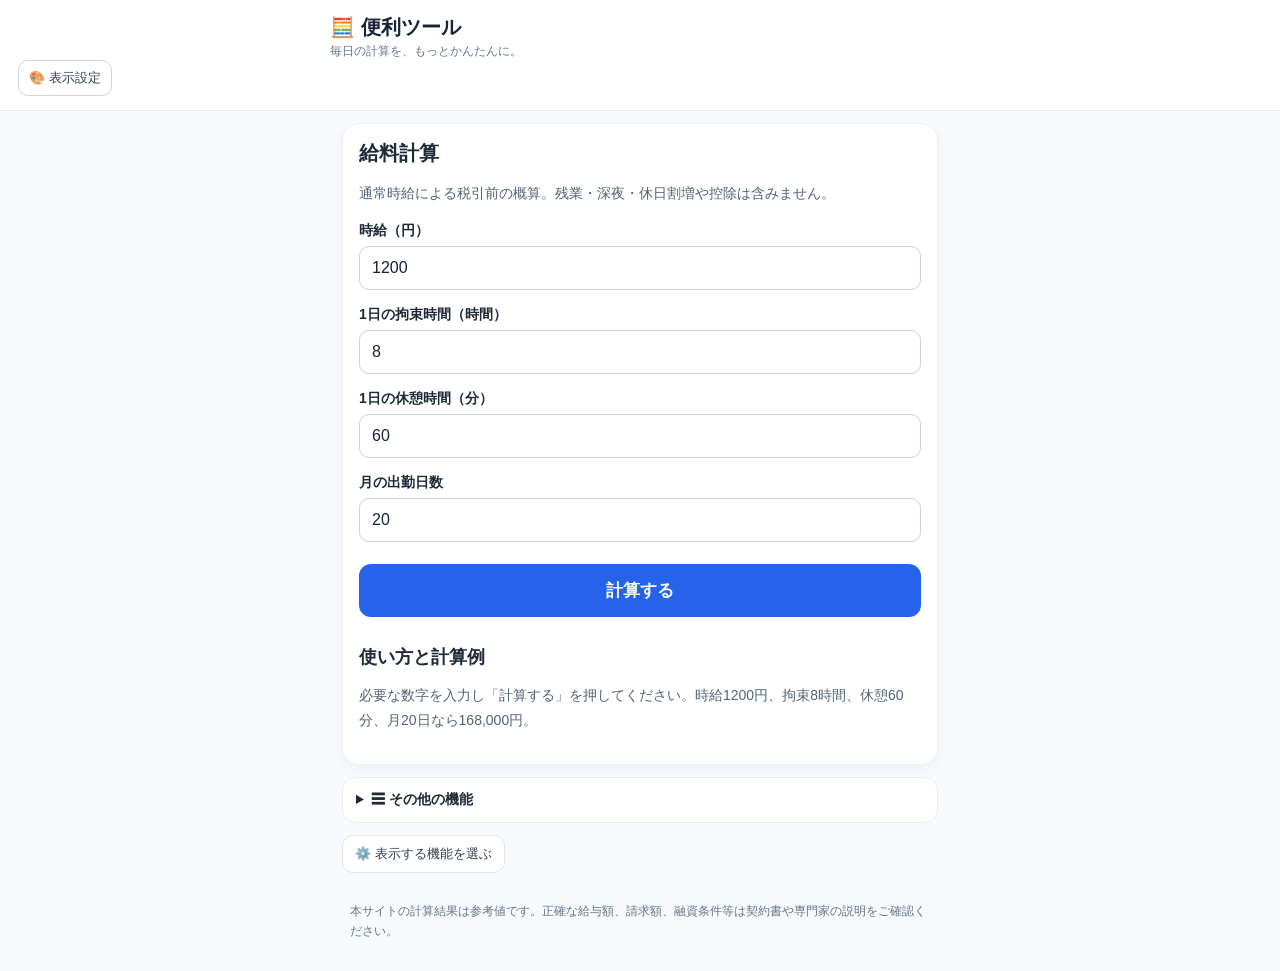
<file: salary.html>
<!DOCTYPE html>
<html lang="ja"><head><meta charset="utf-8"/><meta content="width=device-width,initial-scale=1" name="viewport"/><meta content="#2563eb" name="theme-color"/><title>給料計算（無料） | 便利ツール</title><meta content="時給・勤務時間・休憩・出勤日数から月収の目安を無料計算。" name="description"/><link href="style.css?v=173" rel="stylesheet"/></head><body><header><div><h1>🧮 便利ツール</h1><p>毎日の計算を、もっとかんたんに。</p></div></header><main><section><h2>給料計算</h2><p class="hint">通常時給による税引前の概算。残業・深夜・休日割増や控除は含みません。</p><label for="wage">時給（円）<input id="wage" inputmode="decimal" min="0" step="1" type="number" value="1200"/></label><label for="hours">1日の拘束時間（時間）<input id="hours" inputmode="decimal" min="0" step="0.5" type="number" value="8"/></label><label for="break">1日の休憩時間（分）<input id="break" inputmode="decimal" min="0" step="1" type="number" value="60"/></label><label for="days">月の出勤日数<input id="days" inputmode="decimal" min="0" step="1" type="number" value="20"/></label><button class="calc" data-calc="salary">計算する</button><div aria-live="polite" class="result" id="result"></div><h2 style="margin-top:28px;font-size:18px">使い方と計算例</h2><p class="explain">必要な数字を入力し「計算する」を押してください。時給1200円、拘束8時間、休憩60分、月20日なら168,000円。</p></section><script defer="" src="app.js"></script><details class="v172-menu"><summary>☰ その他の機能</summary><div class="v172-links"></div></details><button class="v172-settings-btn" data-v172-settings="" type="button">⚙️ 表示する機能を選ぶ</button></main><footer>本サイトの計算結果は参考値です。正確な給与額、請求額、融資条件等は契約書や専門家の説明をご確認ください。</footer><script defer="True" src="v17-simple.js?v=172"></script><script defer src="v17-compact.js?v=173"></script></body></html>
</file>
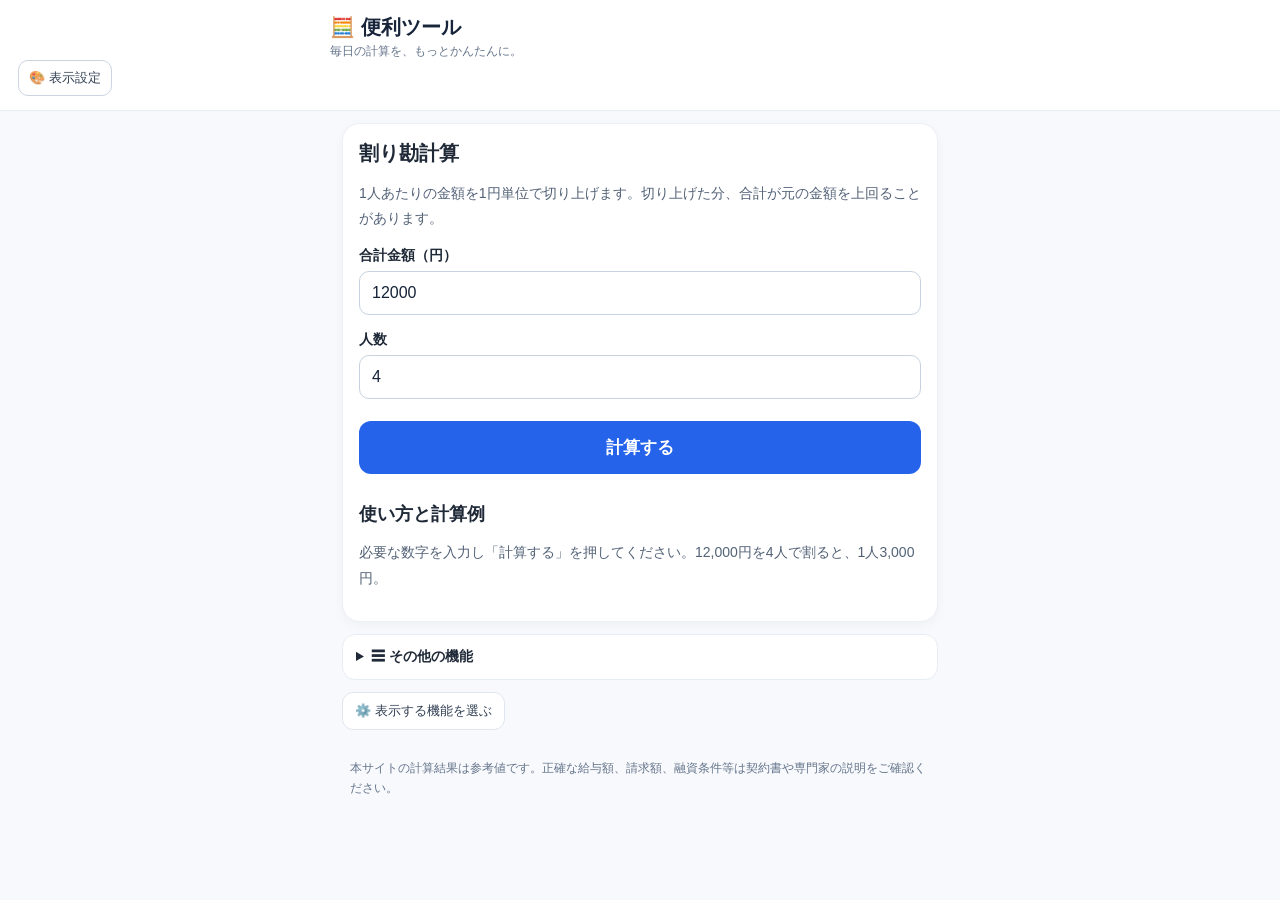
<file: split.html>
<!DOCTYPE html>
<html lang="ja"><head><meta charset="utf-8"/><meta content="width=device-width,initial-scale=1" name="viewport"/><meta content="#2563eb" name="theme-color"/><title>割り勘計算（無料） | 便利ツール</title><meta content="合計金額と人数から1人あたりの割り勘額を無料計算。" name="description"/><link href="style.css?v=173" rel="stylesheet"/></head><body><header><div><h1>🧮 便利ツール</h1><p>毎日の計算を、もっとかんたんに。</p></div></header><main><section><h2>割り勘計算</h2><p class="hint">1人あたりの金額を1円単位で切り上げます。切り上げた分、合計が元の金額を上回ることがあります。</p><label for="bill">合計金額（円）<input id="bill" inputmode="decimal" min="0" step="1" type="number" value="12000"/></label><label for="people">人数<input id="people" inputmode="decimal" min="1" step="1" type="number" value="4"/></label><button class="calc" data-calc="split">計算する</button><div aria-live="polite" class="result" id="result"></div><h2 style="margin-top:28px;font-size:18px">使い方と計算例</h2><p class="explain">必要な数字を入力し「計算する」を押してください。12,000円を4人で割ると、1人3,000円。</p></section><script defer="" src="app.js"></script><details class="v172-menu"><summary>☰ その他の機能</summary><div class="v172-links"></div></details><button class="v172-settings-btn" data-v172-settings="" type="button">⚙️ 表示する機能を選ぶ</button></main><footer>本サイトの計算結果は参考値です。正確な給与額、請求額、融資条件等は契約書や専門家の説明をご確認ください。</footer><script defer="True" src="v17-simple.js?v=172"></script><script defer src="v17-compact.js?v=173"></script></body></html>
</file>
<file: style.css>
:root{font-family:-apple-system,BlinkMacSystemFont,"Hiragino Kaku Gothic ProN",sans-serif;color:#182438;background:#f2f5fa}*{box-sizing:border-box}body{margin:0}header{background:#2563eb;color:white;padding:26px 18px}header>div,main,footer{max-width:620px;margin:auto}h1{margin:0;font-size:26px}header p{margin:8px 0 0;color:#e7eeff}main{padding:18px}nav{display:grid;grid-template-columns:repeat(2,1fr);gap:10px;margin-bottom:18px}nav a{border:1px solid #d7e0ee;background:white;border-radius:12px;padding:14px 5px;font-size:15px;font-weight:700;color:#27364c;text-decoration:none;text-align:center}nav a[aria-current=page]{background:#dceaff;border-color:#2563eb;color:#154db5}section{background:white;border-radius:18px;padding:22px;box-shadow:0 4px 18px #23344a0d}h2{margin:0 0 8px;font-size:22px}.hint,.explain{color:#536277;font-size:14px;line-height:1.8}label{display:block;margin-top:16px;font-size:14px;font-weight:700}input{width:100%;border:1px solid #c7d2e0;border-radius:10px;padding:12px;margin-top:6px;font-size:18px;color:#152238}button.calc{width:100%;margin-top:22px;border:0;background:#2563eb;color:white;border-radius:12px;padding:15px;font-size:17px;font-weight:700}.result{margin-top:18px;padding:18px;background:#eaf2ff;border-radius:12px;font-size:22px;font-weight:800;overflow-wrap:anywhere}.result:empty{display:none}footer{padding:4px 20px 30px;font-size:12px;color:#65748a;line-height:1.7}a:focus-visible,button:focus-visible,input:focus-visible{outline:3px solid #f59e0b;outline-offset:2px}
/* Calendar */
.calendar-toolbar{display:flex;justify-content:space-between;align-items:center;gap:8px;margin:16px 0}.calendar-toolbar button,.event-actions button{border:1px solid #c7d2e0;background:#fff;border-radius:10px;padding:10px 13px;color:#182438;font-size:15px}.calendar-toolbar strong{font-size:19px}.calendar-grid{display:grid;grid-template-columns:repeat(7,minmax(0,1fr));gap:4px}.weekday{text-align:center;font-size:12px;font-weight:700;color:#536277;padding:8px 0}.day{position:relative;min-height:54px;background:#f8fafc;border:1px solid #e1e7f0;border-radius:9px;padding:6px 2px;display:flex;flex-direction:column;align-items:center;gap:5px;font-size:15px;color:#182438}.day[disabled]{visibility:hidden}.day.today{border:2px solid #2563eb}.day.selected{background:#dceaff}.day .dot{height:6px;width:6px;border-radius:50%;background:#2563eb}.day:focus-visible{outline:3px solid #f59e0b}.event-item{border-bottom:1px solid #e1e7f0;padding:12px 0;overflow-wrap:anywhere}.event-item:last-child{border-bottom:0}.event-actions{display:flex;gap:8px;margin-top:8px}.event-actions button{font-size:13px;padding:6px 10px}.calendar-form{margin-top:18px;padding-top:12px;border-top:1px solid #e1e7f0}.calendar-form textarea{width:100%;min-height:76px;border:1px solid #c7d2e0;border-radius:10px;padding:12px;font:inherit;margin-top:6px}.calendar-form button{margin-top:12px}.status{font-size:13px;color:#536277;min-height:1.5em}@media(max-width:390px){.day{min-height:47px;font-size:13px}.calendar-grid{gap:3px}section{padding:16px}}

/* Work calendar */
.salary-summary{padding:16px;background:#eaf2ff;border-radius:14px;margin:14px 0}
.salary-amount{font-size:28px;font-weight:800;color:#154db5;margin:5px 0}
.work-two{display:grid;grid-template-columns:1fr 1fr;gap:12px}
.work-check{display:flex;align-items:center;gap:8px;font-weight:500}
.work-check input{width:auto;margin:0}
.secondary-button{width:100%;margin-top:10px;padding:12px;border:1px solid #c7d2e0;border-radius:10px;background:white;font-size:15px}
.day .work-dot{width:7px;height:7px;background:#16a34a;border-radius:50%}
.day .work-small{font-size:9px;color:#166534;font-weight:700;line-height:1.1}
@media(max-width:390px){.day .work-small{font-size:8px}}

.pay-row,.place-row{display:flex;align-items:center;justify-content:space-between;gap:8px;padding:10px 0;border-bottom:1px solid #d7e0ee;flex-wrap:wrap}
.pay-row strong{white-space:nowrap}
.place-row span{flex:1;min-width:140px}
.place-row button{border:1px solid #c7d2e0;background:#fff;border-radius:8px;padding:7px 10px}
#workplace-breakdown{margin-top:10px}
#work-place{width:100%;padding:12px;margin-top:6px;border:1px solid #c7d2e0;border-radius:10px;font-size:16px;background:white}

.day.holiday{background:#fef3c7;border:2px solid #eab308}.day.multi-picked{outline:3px solid #16a34a;outline-offset:-3px}.holiday-label{display:block;font-size:10px;color:#92400e;font-weight:800}#work-history,#event-history{width:100%;padding:12px;margin-top:6px;border:1px solid #c7d2e0;border-radius:10px;background:white;font-size:16px}

#expense-panel input[type=file]{font-size:14px}
#expense-panel select,#place-pay-type,#work-pay-type{width:100%;padding:12px;margin-top:6px;border:1px solid #c7d2e0;border-radius:10px;background:white;font-size:16px}
.expense-entry{padding:10px 0;border-bottom:1px solid #d7e0ee;display:flex;justify-content:space-between;align-items:center;gap:8px}
.expense-entry button{padding:7px;border-radius:8px;border:1px solid #c7d2e0;background:white}

.day.has-entry{border-color:#0f766e;background:#ecfdf5}
.day.has-entry.selected{background:#dceaff}
.day.has-entry.holiday{background:#fef3c7}
.entry-indicator{font-size:9px;font-weight:800;color:#0f766e;line-height:1.1;white-space:normal;text-align:center;letter-spacing:0}
#day-popup{border:0;border-radius:16px;padding:20px;width:min(92vw,440px);max-height:80vh;overflow:auto;box-shadow:0 12px 55px #0004;color:#182438}
#day-popup::backdrop{background:#0008}
.popup-head{display:flex;justify-content:space-between;align-items:center;gap:12px}
.popup-head h3{margin:0;font-size:18px}
.popup-head button{background:#f1f5f9;border:0;border-radius:8px;padding:10px;font-size:17px}
.popup-entry{display:flex;gap:12px;border-bottom:1px solid #e1e7f0;padding:12px 0;white-space:pre-wrap;overflow-wrap:anywhere}
.popup-entry strong{min-width:35px;color:#2563eb}
.popup-entry span{flex:1}

.day.has-payment{box-shadow:inset 0 -3px #f59e0b}
#finance-status{white-space:pre-wrap}

.forecast-row{padding:12px;margin:8px 0;border:1px solid #cbd5e1;border-radius:10px;background:#f8fafc;display:grid;gap:5px}
.forecast-danger{background:#fff1f2;border-color:#e11d48;color:#9f1239}
#deposit-list .secondary-button{width:auto;margin:0}
/* Weekends and Japanese public holidays */
#calendar .day.jpn-sunday,#calendar .day.jpn-holiday{background:#fff1f2;border-color:#fda4af;color:#9f1239}
#calendar .day.jpn-saturday:not(.jpn-holiday){background:#eff6ff;border-color:#93c5fd;color:#1d4ed8}
#calendar .day.jpn-holiday.selected,#calendar .day.jpn-sunday.selected,#calendar .day.jpn-saturday.selected{outline:3px solid #2563eb;outline-offset:1px}
.jpn-holiday-label{display:block;font-size:10px;font-weight:800;color:#be123c;line-height:1.1}

.manager-section{margin-top:24px;padding-top:12px;border-top:1px solid #cbd5e1}
.manager-section h2{font-size:19px;margin:18px 0 12px}
.manager-item{padding:12px 0;border-bottom:1px solid #dce3ed}
.manager-item button{width:auto;padding:8px 12px;margin:6px 6px 0 0}
.insurance-warning{border:2px solid #d97706;border-radius:12px;padding:12px;margin:12px 0;background:#fffbeb;color:#92400e;font-weight:700}
.day.has-insurance{box-shadow:inset 0 -3px #e11d48}
#insurance-year-dialog{border:0;border-radius:16px;max-width:min(92vw,440px);padding:22px;box-shadow:0 15px 50px #0004}
#insurance-year-dialog::backdrop{background:#0008}

#insurance-reserve-list .manager-item{margin:12px 0;padding:14px;border:1px solid #dce3ed;border-radius:12px}
/* v16 calendar usability */
.v16-cal-settings{display:flex;gap:12px;align-items:center;justify-content:flex-end;margin:12px 0}
.v16-cal-settings label{margin:0;white-space:nowrap;font-size:.9rem}
.v16-cal-settings select{width:auto;max-width:160px;margin:0}
.v16-quick{background:#f5f8ff;border:1px solid #dbeafe;border-radius:14px;padding:15px;margin:14px 0 20px}
.v16-quick strong{display:block;margin-bottom:10px}
.v16-actions{display:grid;grid-template-columns:repeat(4,minmax(0,1fr));gap:7px;margin-bottom:16px}
.v16-actions button{margin:0;padding:12px 3px;font-size:.86rem;border-radius:10px}
.v16-quick label{display:block;margin-bottom:6px}
.v16-quick select{margin:0}
.v16-fold{border:1px solid #dce3ed;border-radius:12px;margin:12px 0;overflow:hidden}
.v16-fold>summary{padding:16px;font-weight:700;cursor:pointer;background:#f7f9fc;list-style-position:inside}
.v16-fold>.calendar-form,.v16-fold>form{margin:8px 12px 14px}
.v16-fold:target{scroll-margin-top:12px}
@media(max-width:420px){.v16-actions button{font-size:.78rem;padding:11px 2px}}

/* v16.1: calendar first, readable on narrow iPhones */
.v16-version{display:inline-block;margin-left:9px;padding:3px 8px;font-size:11px;vertical-align:middle;background:#dbeafe;color:#1d4ed8;border-radius:20px}
.v16-quick{margin:12px 0;padding:14px;border:1px solid #c7d2fe;background:#eff6ff}
.v16-fold{margin:10px 0}
.v16-fold summary{font-size:15px}
.calendar-toolbar{margin-top:4px}
#calendar{margin-bottom:8px}
#selected-title{margin-top:18px}
@media(max-width:440px){main{padding-top:12px}.v16-actions{grid-template-columns:repeat(2,minmax(0,1fr))}.v16-actions button{font-size:14px;padding:12px 4px}.v16-cal-settings{justify-content:flex-start}}

/* v17 UI: consistent compact disclosure and sheet */
.v17-fold{border:1px solid #dce4ee;border-radius:13px;margin:12px 0;background:#fff;overflow:hidden}
.v17-fold>summary{padding:15px;cursor:pointer;font-weight:700;background:#f4f7fc}
.v17-fold>form,.v17-fold>p,.v17-fold>label,.v17-fold>div{margin-left:14px;margin-right:14px}
.v17-intro,.v17-mode-help{font-size:13px;color:#475569;background:#eff6ff;padding:10px;border-radius:10px}
.v17-primary{display:block;background:#2563eb;color:white;padding:15px;border-radius:12px;text-align:center;text-decoration:none;font-weight:700;margin:15px 0}
#v17-edit-dialog,.v17-sheet{border:0;border-radius:18px 18px 0 0;position:fixed;top:auto;bottom:0;left:0;right:0;width:100%;max-width:620px;max-height:86dvh;overflow:auto;margin:0 auto;padding:20px;background:#fff;box-shadow:0 -10px 40px #0003}
#v17-edit-dialog::backdrop,.v17-sheet::backdrop{background:#0007}
.v17-edit-form label{display:block;margin:12px 0}.v17-edit-form input,.v17-edit-form select{width:100%;padding:12px;border:1px solid #c7d2e0;border-radius:10px;font-size:16px;margin-top:6px}
.v17-edit-actions{display:flex;gap:10px;align-items:center;margin-top:20px}.v17-edit-actions>*{flex:1}.v17-edit-actions button{padding:13px;border-radius:10px}.v17-edit-actions .calc{margin:0}
.v17-weekly-off{display:flex;gap:5px;justify-content:space-between}.v17-weekly-off label{margin:0;font-size:13px}.v17-weekly-off input{width:auto}
.day.v17-off{box-shadow:inset 0 -3px #10b981}.day.v17-red{color:#dc2626}.day.v17-blue{color:#2563eb}
.v16-quick{margin:10px 0}.v16-actions button.v17-active{background:#1d4ed8;color:#fff;border-color:#1d4ed8}
.v17-sheet form{margin:0;padding:0;border:0}.v17-sheet h3{margin:5px 0 12px}.v17-sheet .v17-close{float:right;width:auto;margin:0;padding:7px 12px}
.v17-picked{outline:3px solid #2563eb;outline-offset:-3px}
@media(max-width:440px){nav a{padding:10px 4px;font-size:13px}header{padding:16px}section{padding:15px}.day{min-height:47px}}

body.v17-no-sun .day.jpn-sunday:not(.v17-red){color:#182438;background:#f8fafc}body.v17-no-sat .day.jpn-saturday:not(.v17-blue){color:#182438;background:#f8fafc}body.v17-no-holiday .day.jpn-holiday:not(.v17-red){color:#182438;background:#f8fafc}body.v17-no-holiday .day.jpn-holiday:not(.v17-red) .jpn-holiday-label{color:#536277}

/* v17.1: keep quick actions at the top, hide long tool nav */
.v17-nav-fold{margin:18px auto;max-width:900px;padding:10px 14px;border:1px solid #dbe3ef;border-radius:12px}.v17-nav-fold summary{cursor:pointer;font-weight:650}.v17-nav-fold nav{margin-top:10px}.v16-quick{margin:12px 0 16px}.v17-quick-note{font-size:.88rem}

/* v17.2 SIMPLE unified layout */
:root{background:#f7f9fc;color:#1f2937}body{background:#f7f9fc}header{background:#fff;color:#17243a;border-bottom:1px solid #e7edf5;padding:14px 18px}header h1{font-size:20px;font-weight:800}header p{font-size:12px;color:#64748b;margin:2px 0 0}main{padding:12px 12px 24px}section{padding:16px;border:1px solid #edf0f5;box-shadow:0 3px 12px #1f29370a}h2{font-size:20px}h3{font-size:17px}button,select,input,textarea{font-family:inherit}select{min-height:42px}input{font-size:16px}button{cursor:pointer}.v16-quick{border:0;background:#fff;padding:6px 0 12px;margin:0 0 6px}.v16-quick>strong{font-size:15px}.v16-actions{display:grid;grid-template-columns:repeat(4,minmax(0,1fr));gap:6px;margin:10px 0}.v16-actions button{font-size:12px;min-height:48px;padding:8px 2px;border-radius:12px}.v17-mode-help{margin:8px 0;background:#f4f7fc;color:#64748b;font-size:12px;padding:8px}.v16-quick>label,.v16-quick>select{display:none}.calendar-toolbar{margin:6px 0 12px}.calendar-grid{gap:3px}.day{border-color:#e8edf5;border-radius:8px;background:#fafbfe;min-height:47px}.v172-top-actions{display:flex;gap:8px;align-items:center;justify-content:space-between;margin-bottom:12px}.v172-settings-btn{border:1px solid #e0e7f0;border-radius:11px;background:#fff;color:#334155;padding:9px 12px;font-size:13px}.v172-settings{border:0;border-radius:20px;width:min(92vw,440px);max-height:85dvh;overflow:auto;padding:22px}.v172-settings::backdrop{background:#0f172a88}.v172-setting-row{display:flex;justify-content:space-between;align-items:center;gap:14px;border-bottom:1px solid #e5eaf1;padding:12px 0;margin:0}.v172-setting-row input{width:22px;height:22px;flex:none}.v172-menu{border:1px solid #e7edf5;border-radius:13px;background:#fff;margin:12px 0}.v172-menu>summary{padding:13px;font-size:14px;font-weight:700;cursor:pointer}.v172-links{display:grid;grid-template-columns:1fr 1fr;gap:7px;padding:10px}.v172-links a{display:block;border-radius:9px;background:#f4f7fc;text-align:center;padding:12px 5px;text-decoration:none;font-size:13px;color:#243a55;font-weight:600}.v172-advanced{border:1px solid #e7edf5;border-radius:12px;margin:10px 0}.v172-advanced>summary{cursor:pointer;padding:13px;font-weight:700;background:#f8fafc}.v172-advanced>div{padding:0 12px 12px}.v17-nav-fold{display:none}.v16-version{font-size:10px;background:#eff6ff}.v172-finance-tools{display:grid;grid-template-columns:repeat(2,1fr);gap:8px;margin:10px 0}.v172-finance-tools button{border:1px solid #dce4f0;background:#f7faff;border-radius:12px;padding:12px 6px;font-size:13px;font-weight:700}.v172-finance-tools button:focus-visible{outline:2px solid #2563eb}@media(max-width:440px){header{padding:12px 14px}main{padding:8px}section{padding:13px}.v16-actions{grid-template-columns:repeat(4,minmax(0,1fr))}.v16-actions button{font-size:12px;padding:7px 1px}.v17-mode-help{font-size:12px}}

/* v17.3: compact, accessible display and true dark theme */
:root{--v173-font:1;--v173-accent:#2563eb}body{font-size:calc(16px * var(--v173-font))}
.v173-actions{display:flex!important;flex-wrap:nowrap;gap:5px!important;margin:5px 0!important}
.v173-actions button,.v173-holiday-start{flex:1 1 0;min-width:0;min-height:38px!important;padding:6px 2px!important;font-size:12px!important;border-radius:10px}
.v173-holiday-start{border:1px solid #cbd5e1;background:#f8fafc;color:#334155;font-weight:700}
.v173-holiday-start[aria-pressed="true"]{background:#2563eb;color:white}
.v16-quick{padding-bottom:3px!important}.v16-quick>strong{font-size:13px!important;margin-bottom:4px!important}.v17-mode-help{margin:4px 0!important;padding:5px 8px!important}
.v173-holiday-bar{position:sticky;top:0;z-index:20;display:flex;justify-content:space-between;align-items:center;gap:6px;padding:8px;background:#eaf2ff;border:1px solid #93c5fd;border-radius:12px;font-size:12px}
.v173-holiday-bar[hidden]{display:none}.v173-holiday-bar>div{display:flex;gap:3px}.v173-holiday-bar button{width:auto;min-width:0;margin:0;padding:7px 8px;font-size:12px;border:0;border-radius:8px;background:#2563eb;color:white}.v173-holiday-bar button:last-child{background:#cbd5e1;color:#17243a}
body.v173-font-large .v173-actions{display:grid!important;grid-template-columns:repeat(2,minmax(0,1fr))}body.v173-font-large .v173-actions button,body.v173-font-large .v173-holiday-start{font-size:15px!important;min-height:47px!important}
body.v173-menu-icons .v173-actions button{font-size:0!important}body.v173-menu-icons .v173-actions button::first-letter{font-size:19px}body.v173-menu-icons .v173-holiday-start{font-size:0!important}body.v173-menu-icons .v173-holiday-start::first-letter{font-size:19px}
body.v173-menu-text .v173-actions button{font-size:0!important}body.v173-menu-text .v173-actions button::first-letter{font-size:0!important}
body.v173-menu-text .v173-actions button[data-mode="event-form"]::after{content:'予定'}body.v173-menu-text .v173-actions button[data-mode="work-form"]::after{content:'勤務'}body.v173-menu-text .v173-actions button[data-mode="expense-panel"]::after{content:'経費'}body.v173-menu-text .v173-actions button[data-mode="memo-form"]::after{content:'メモ'}body.v173-menu-text .v173-actions button::after{font-size:12px}
body.v173-dark{background:#0f172a;color:#e2e8f0}body.v173-dark header,body.v173-dark section,body.v173-dark .v16-quick,body.v173-dark .v172-menu,body.v173-dark .v17-fold,body.v173-dark .v16-fold,body.v173-dark .v172-advanced,body.v173-dark .v172-settings,body.v173-dark .v17-sheet,body.v173-dark #day-popup{background:#111827;color:#e2e8f0;border-color:#334155}
body.v173-dark h1,body.v173-dark h2,body.v173-dark h3,body.v173-dark h4,body.v173-dark strong,body.v173-dark label{color:#e2e8f0}
body.v173-dark .day,body.v173-dark .v16-fold>summary,body.v173-dark .v17-fold>summary,body.v173-dark .v172-advanced>summary,body.v173-dark .v172-menu>summary,body.v173-dark .v172-settings-btn,body.v173-dark .v172-links a,body.v173-dark .v17-mode-help,body.v173-dark .v173-holiday-start{background:#273449;color:#dbeafe;border-color:#334155}
body.v173-dark input,body.v173-dark select,body.v173-dark textarea{background:#1e293b;color:#e2e8f0;border-color:#475569}
body.v173-dark .day.selected,body.v173-dark .v17-active{background:#1d4ed8;color:white}body.v173-dark .day.jpn-sunday,body.v173-dark .day.jpn-holiday{background:#3a2638;color:#fda4af}body.v173-dark .day.jpn-saturday{background:#1b3353;color:#93c5fd}
body.v173-dark .v173-holiday-bar{background:#1e3a5f;color:white}body.v173-dark .v172-settings::backdrop{background:#000a}
.v173-display-trigger{border:1px solid #cbd5e1;border-radius:10px;background:#fff;padding:8px 10px;color:#334155;font-size:13px}
.v173-display-row{display:grid;gap:5px;margin:14px 0}.v173-display-row select{width:100%}
@media(max-width:375px){.v173-actions button,.v173-holiday-start{font-size:11px!important}.v173-holiday-bar{flex-wrap:wrap}}

/* v17.4: always-visible, compact shortcuts directly below quick actions */
.v174-shortcuts{margin:0 0 8px;padding:7px 0 8px;border-top:1px solid #e8edf5;border-bottom:1px solid #e8edf5;min-width:0}
.v174-shortcuts-head{display:flex;justify-content:space-between;align-items:center;gap:8px;margin-bottom:5px}
.v174-shortcuts-head strong{font-size:12px;color:#475569}
.v174-manage{width:auto!important;min-height:0!important;padding:3px 7px!important;margin:0!important;background:transparent!important;border:0!important;color:#64748b!important;font-size:11px!important}
.v174-shortcut-row{display:flex;flex-wrap:nowrap;gap:6px;overflow-x:auto;overscroll-behavior-x:contain;scrollbar-width:thin;padding:2px 0 4px;-webkit-overflow-scrolling:touch}
.v174-shortcut-row a{flex:0 0 auto;white-space:nowrap;display:inline-flex;align-items:center;justify-content:center;min-height:36px;padding:6px 12px;border:1px solid #e1e8f2;border-radius:11px;background:#f3f7fc;color:#243a55;text-decoration:none;font-size:12px;font-weight:700}
.v174-shortcut-row a:focus-visible{outline:2px solid #2563eb;outline-offset:2px}
body.v173-dark .v174-shortcuts{border-color:#334155}
body.v173-dark .v174-shortcut-row a{background:#273449;color:#dbeafe;border-color:#475569}
body.v173-dark .v174-manage{color:#93c5fd!important}
body.v173-font-large .v174-shortcut-row a{font-size:15px;min-height:44px}
body.v173-menu-icons .v174-shortcut-row a{font-size:0;min-width:45px;padding:6px 10px}
body.v173-menu-icons .v174-shortcut-row a::first-letter{font-size:22px}
body.v173-menu-text .v174-shortcut-row a{font-size:12px}
@media(max-width:390px){.v174-shortcut-row a{padding:6px 9px}}

/* v17.5: calendar-focused layout and side drawer */
.v174-shortcuts[hidden]{display:none!important}.v175-menu-toggle{width:42px!important;flex:0 0 auto!important;padding:6px!important;margin:0!important;font-size:21px!important;border-radius:10px!important;background:#edf4ff!important;color:#1d4ed8!important;border:0!important}
.v175-overlay{position:fixed;inset:0;background:#0b15248c;z-index:900}.v175-overlay[hidden]{display:none}.v175-drawer{position:fixed;z-index:901;top:0;bottom:0;left:0;width:min(82vw,330px);background:#fff;box-shadow:4px 0 25px #0003;transform:translateX(-110%);transition:transform .22s ease;padding:22px 16px;overflow-y:auto}.v175-drawer.open{transform:translateX(0)}.v175-drawer-head{display:flex;justify-content:space-between;align-items:center;margin-bottom:20px}.v175-drawer-head button{width:auto;margin:0}.v175-drawer-links{display:grid;gap:8px}.v175-drawer-links a{padding:13px;border-radius:12px;background:#f1f5f9;text-decoration:none;color:#1e293b;font-weight:600}
.v175-modebar{display:flex;align-items:center;gap:5px;flex-wrap:wrap;border-radius:12px;padding:8px;margin:8px 0;background:#dbeafe;color:#1e40af}.v175-modebar[hidden]{display:none}.v175-modebar strong{font-size:13px;flex:1 1 100%}.v175-modebar button{width:auto!important;min-height:33px!important;margin:0!important;padding:5px 8px!important;background:#fff!important;color:#1e40af!important;font-size:12px!important}.v175-bottom{display:flex;gap:8px;position:sticky;bottom:6px;z-index:12;background:var(--card,#fff);padding:7px 0}.v175-bottom #go-today{flex:1;margin:0!important}.v175-cancel{width:auto!important;margin:0!important;background:#e2e8f0!important;color:#334155!important}.v175-cancel[hidden]{display:none}.v175-adding .v175-modebar{background:#dbeafe}.v175-editing .v175-modebar{background:#ffedd5;color:#9a3412}.v175-editing .v175-modebar button{color:#9a3412!important}.v175-editing .v175-bottom #go-today{background:#ea580c!important}.v175-adding .day.v175-picked,.v175-editing .day.v175-picked{outline:2px solid #2563eb;outline-offset:-2px;background:#dbeafe!important}.v175-editing .day.v175-picked{outline-color:#ea580c;background:#ffedd5!important}.v175-adding .day.v175-picked::after,.v175-editing .day.v175-picked::after{content:'✓';position:absolute;right:3px;bottom:1px;font-size:12px;font-weight:800}.calendar-grid .day{position:relative;min-width:0;overflow:hidden}.calendar-grid .day .work-small{display:none!important}.calendar-grid .day .v175-dot{width:5px!important;height:5px!important;min-width:5px!important;min-height:5px!important;display:inline-block!important;border-radius:50%!important;margin:1px!important;font-size:0!important}.calendar-grid .day .work-dot{background:#3b82f6!important}.calendar-grid .day .dot{background:#10b981!important}.v175-feedback{display:flex;align-items:center;justify-content:space-between;gap:8px;padding:9px;border-radius:9px;background:#e0f2fe;font-size:12px}.v175-feedback[hidden]{display:none}.v175-feedback button{width:auto!important;margin:0!important;padding:7px!important}.v175-dialog{border:0;border-radius:18px;width:min(92vw,430px);max-height:85dvh;overflow-y:auto;padding:18px;background:#fff;color:#17243a}.v175-dialog::backdrop{background:#0f172a99}.v175-dialog label{display:block;margin:10px 0;font-size:13px}.v175-dialog input:not([type=checkbox]),.v175-dialog select{display:block;width:100%;min-height:40px;margin-top:5px}.v175-dialog button{margin-top:8px}.v175-choice{display:block;width:100%;padding:10px;margin:6px 0;border:1px solid #cbd5e1;border-radius:10px;background:#f8fafc}.v175-edit-existing{width:auto!important;margin:8px 0!important;padding:7px 10px!important;font-size:12px!important;background:#ffedd5!important;color:#9a3412!important}.v175-edit-existing+*{margin-top:0}
body.v173-dark .v175-drawer,body.v173-dark .v175-dialog{background:#111827;color:#e2e8f0}body.v173-dark .v175-drawer-links a{background:#293449;color:#e2e8f0}body.v173-dark .v175-bottom{background:#111827}body.v173-dark .v175-dialog label{color:#e2e8f0}

/* v17.6: weekends/holidays color only the numerals, not cell backgrounds or borders. */
#calendar .day.jpn-sunday,#calendar .day.jpn-holiday,#calendar .day.jpn-saturday:not(.jpn-holiday){background:var(--v176-cell-bg,#f8fafc)!important;border-color:#e1e7f0!important;color:inherit!important}
#calendar .day.jpn-sunday,#calendar .day.jpn-holiday{color:#be123c!important}
#calendar .day.jpn-saturday:not(.jpn-holiday){color:#2563eb!important}
body.v17-no-sun #calendar .day.jpn-sunday:not(.jpn-holiday){color:inherit!important}
body.v17-no-sat #calendar .day.jpn-saturday:not(.jpn-holiday){color:inherit!important}
body.v17-no-holiday #calendar .day.jpn-holiday:not(.jpn-sunday):not(.jpn-saturday){color:inherit!important}
/* Today's border belongs to the real date only, never to the last tapped date. */
#calendar .day.selected:not(.today){outline:none!important;border-color:#e1e7f0!important}
#calendar .day.today{border:2px solid #2563eb!important}
#calendar .day.selected:not(.today){background:#e9f1fb!important}
/* Existing registered holidays are distinguished by a small badge, not an overpowering frame. */
#calendar .day.holiday{background:var(--v176-cell-bg,#f8fafc)!important;border-color:#e1e7f0!important}
#calendar .day.holiday.today{border-color:#2563eb!important}
/* In holiday selection mode, clear the today and viewed-day emphasis entirely. */
body.v176-holiday-mode #calendar .day{background:#f0fdf4!important;border:1px solid #d1fae5!important;outline:none!important}
body.v176-holiday-mode #calendar .day.today,body.v176-holiday-mode #calendar .day.selected{background:#f0fdf4!important;border:1px solid #d1fae5!important;outline:none!important}
body.v176-holiday-mode #calendar .day.multi-picked,body.v176-holiday-mode #calendar .day.multi-picked.today,body.v176-holiday-mode #calendar .day.multi-picked.selected{background:#bbf7d0!important;border:2px solid #15803d!important;outline:2px solid #15803d!important;outline-offset:-2px}
body.v176-holiday-mode #calendar .day.multi-picked::after{content:'✓';position:absolute;right:3px;bottom:1px;color:#166534;font-size:13px;font-weight:900}
body.v176-holiday-mode #calendar .day.multi-picked .holiday-label{color:#166534}
body.v176-holiday-mode .v173-holiday-bar{background:#dcfce7;border-color:#86efac;color:#166534}
body.v176-holiday-mode .v173-holiday-bar button{background:#15803d}
body.v176-holiday-mode .v173-holiday-start[aria-pressed=true]{background:#15803d}
/* Work selection supersedes today/view selection, including weekends. */
body.v175-adding #calendar .day.v175-picked,body.v175-editing #calendar .day.v175-picked{background:#dbeafe!important;border:2px solid #2563eb!important;outline:2px solid #2563eb!important;outline-offset:-2px}
body.v175-editing #calendar .day.v175-picked{background:#ffedd5!important;border-color:#ea580c!important;outline-color:#ea580c!important}
body.v175-adding #calendar .day.v175-picked::after{color:#1d4ed8}
body.v175-editing #calendar .day.v175-picked::after{color:#9a3412}
body.v175-adding #calendar .day.today:not(.v175-picked),body.v175-editing #calendar .day.today:not(.v175-picked){border-color:#e1e7f0!important}
body.v173-dark #calendar .day.jpn-sunday,body.v173-dark #calendar .day.jpn-holiday,body.v173-dark #calendar .day.jpn-saturday:not(.jpn-holiday),body.v173-dark #calendar .day.holiday{--v176-cell-bg:#273449;border-color:#334155!important}
body.v173-dark #calendar .day.selected:not(.today){background:#334866!important}
body.v173-dark.v176-holiday-mode #calendar .day{background:#15392e!important;border-color:#225846!important}
body.v173-dark.v176-holiday-mode #calendar .day.multi-picked{background:#166534!important;color:#f0fdf4!important;border-color:#4ade80!important}
body.v173-dark.v176-holiday-mode #calendar .day.multi-picked::after{color:#f0fdf4}

/* v17.6.1: inline settings choices, no iOS native select popup */
.v176-choice{border:1px solid #e1e8f0;border-radius:12px;margin:10px 0;overflow:hidden;background:#fff;color:#243047}
.v176-choice>summary{display:flex;justify-content:space-between;align-items:center;gap:12px;cursor:pointer;padding:15px 13px;font-size:14px;font-weight:700;list-style:none}
.v176-choice>summary::-webkit-details-marker{display:none}
.v176-current{font-size:12px;font-weight:500;color:#64748b;text-align:right}
.v176-current::after{content:'  ▾';color:#64748b}
.v176-options{display:grid;gap:6px;padding:0 10px 10px}
.v176-option{width:100%;border:1px solid #dbe5f0;border-radius:9px;background:#f7f9fc;color:#243047;padding:12px;text-align:left;font-size:14px}
.v176-option[aria-pressed=true]{border-color:#2563eb;background:#eff6ff;color:#1d4ed8;font-weight:700}
.v176-option[aria-pressed=true]::before{content:'✓  '}
body.v173-dark .v176-choice{background:#1e293b;border-color:#475569;color:#e2e8f0}
body.v173-dark .v176-current{color:#cbd5e1}
body.v173-dark .v176-option{background:#334155;color:#e2e8f0;border-color:#475569}
body.v173-dark .v176-option[aria-pressed=true]{background:#1e3a5f;color:#bfdbfe;border-color:#60a5fa}

/* v17.6.2: fixed-height compact days; one marker per holiday, no stacked labels */
#calendar .day{min-height:0!important;height:54px!important;max-height:54px!important;overflow:hidden!important;position:relative;align-content:center}
#calendar .day .holiday-label{display:none!important}
#calendar .day .v176-holiday-dot{display:block!important;width:6px;height:6px;border-radius:50%;background:#16a34a;flex:none;margin:2px auto 0}
body.v176-holiday-mode #calendar .day.multi-picked{background:#bbf7d0!important;border:2px solid #15803d!important}
</file>
